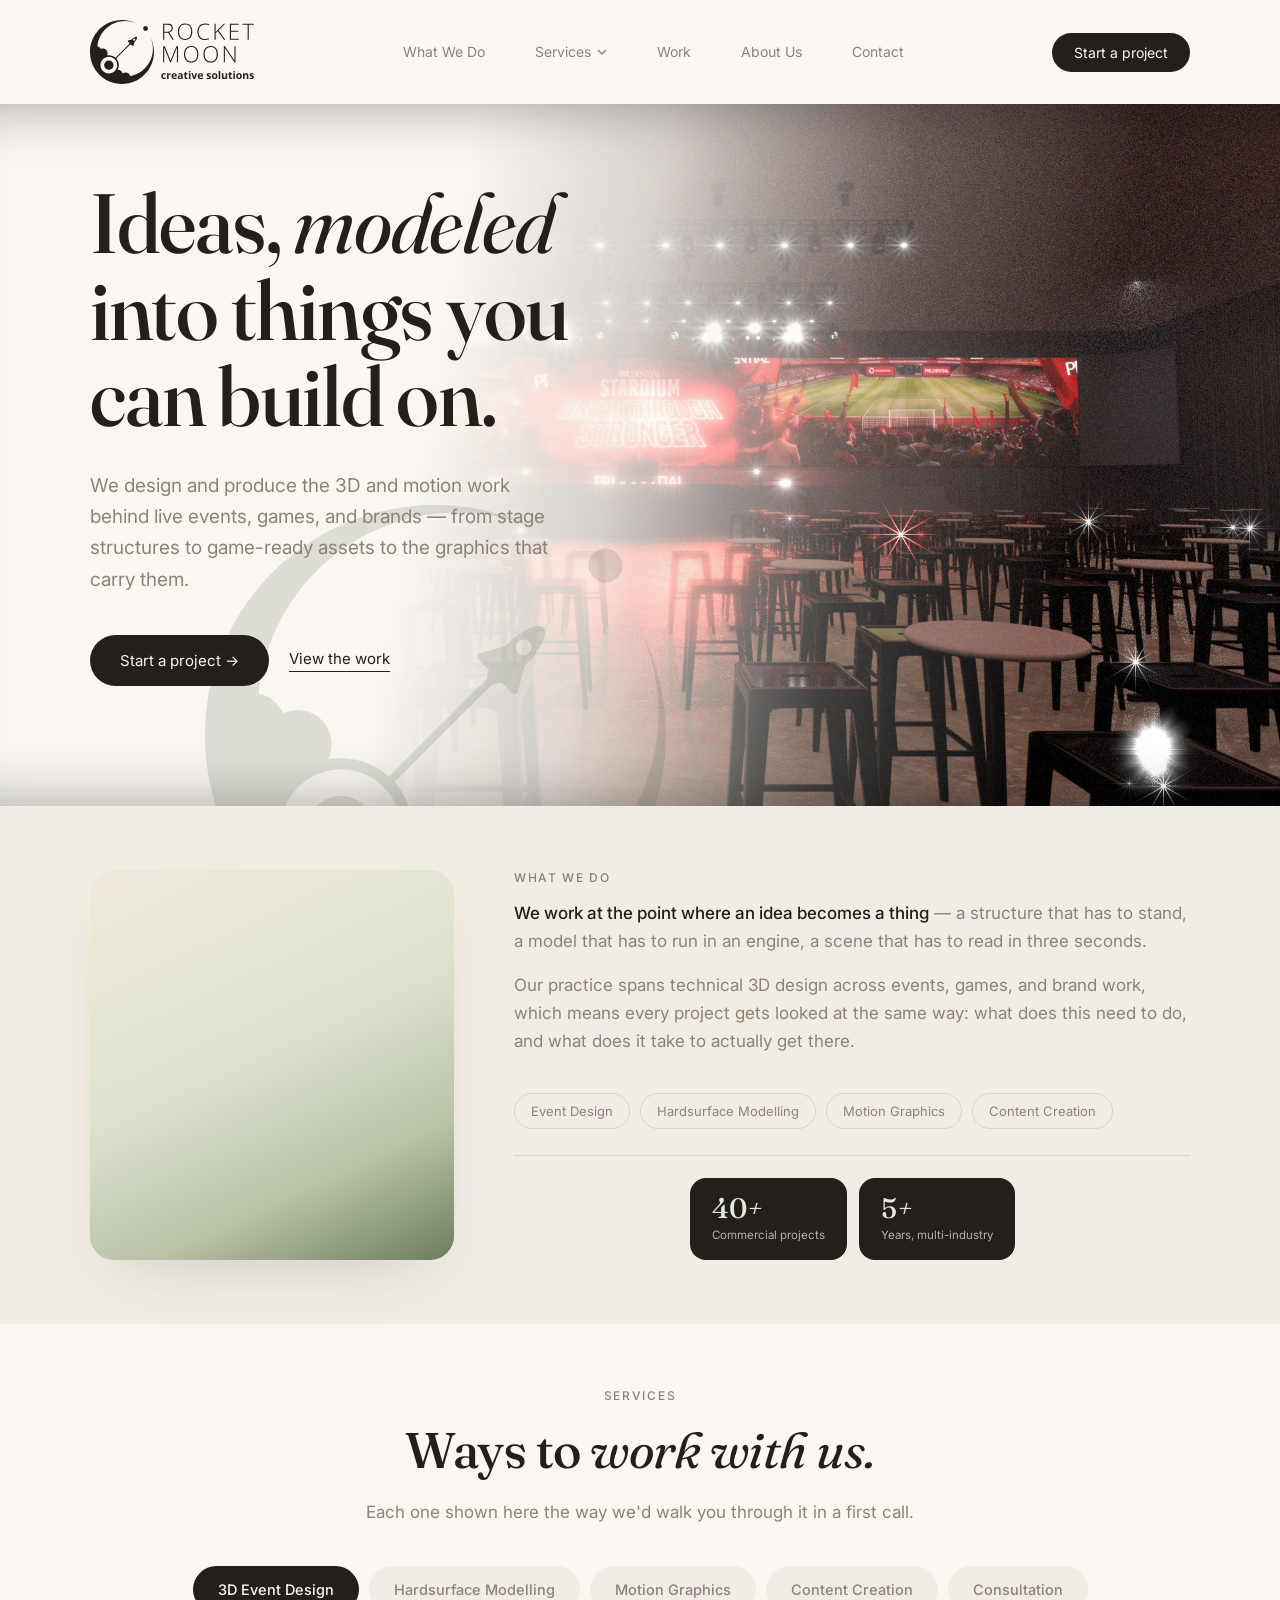
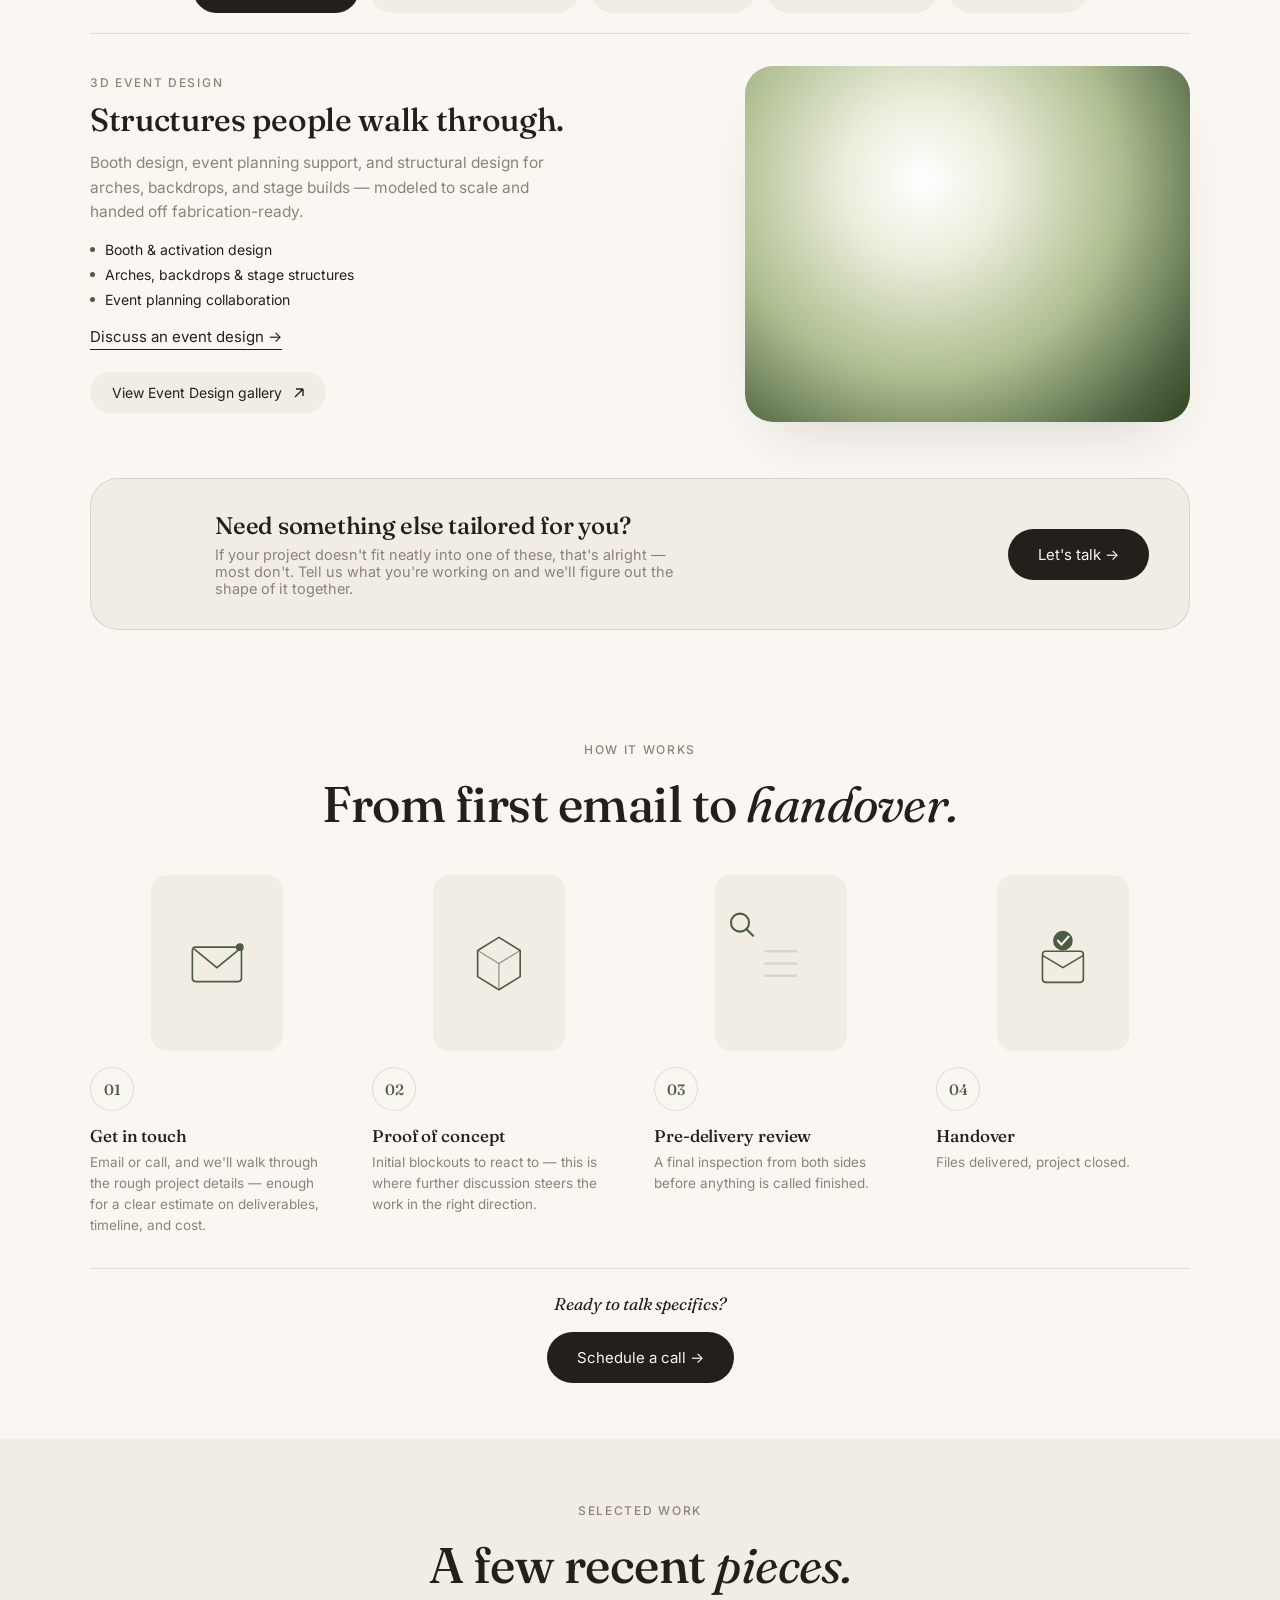
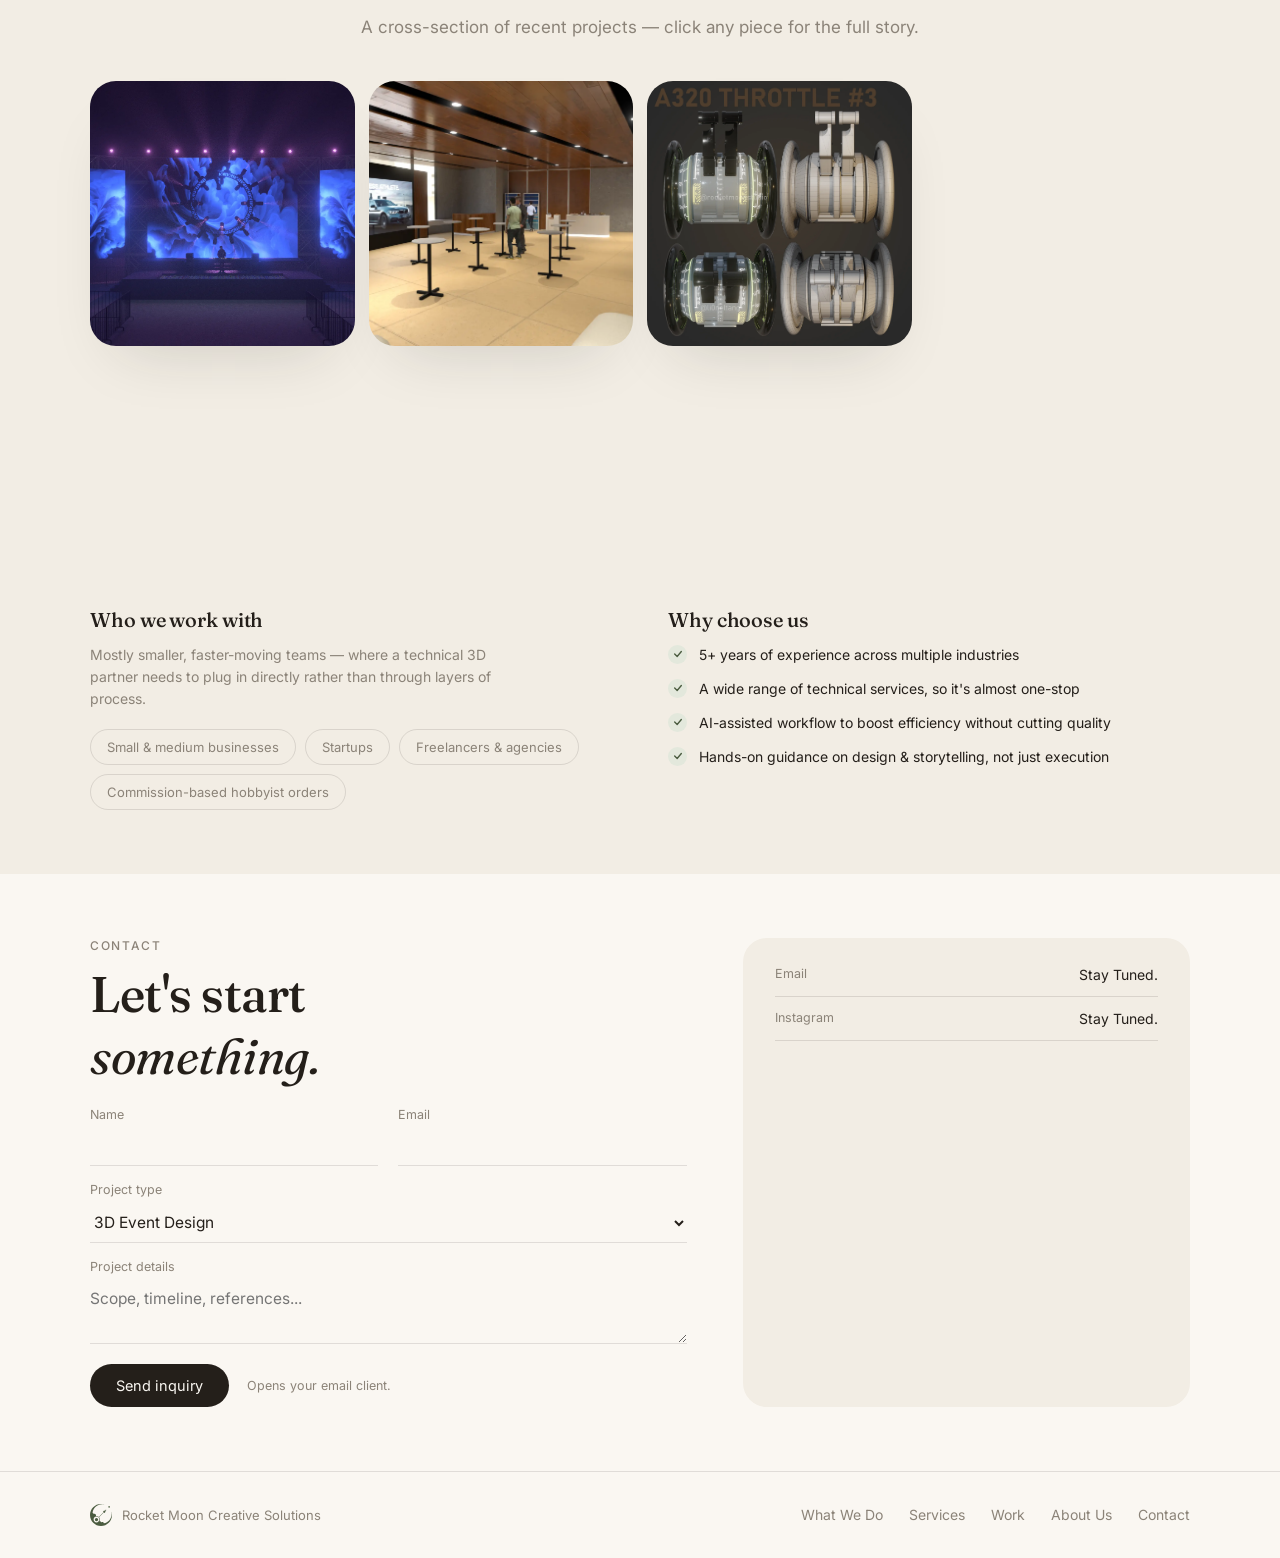
<file: index.html>
<!DOCTYPE html>
<html lang="en">
<head>
<meta charset="UTF-8">
<meta name="viewport" content="width=device-width, initial-scale=1.0">
<title>Rocket Moon — Creative Solutions</title>
<meta name="description" content="Rocket Moon is a technical 3D and motion studio. We design event structures, game-ready hardsurface assets, motion graphics, and brand content. Based in Malaysia, working with teams everywhere.">
<link rel="icon" type="image/svg+xml" href="images/icon/rocketmoon-icon.svg">
<link rel="preconnect" href="https://fonts.googleapis.com">
<link href="https://fonts.googleapis.com/css2?family=Fraunces:ital,opsz,wght@0,9..144,300;0,9..144,500;0,9..144,600;1,9..144,400;1,9..144,500&family=Inter:wght@400;500;600&display=swap" rel="stylesheet">
<link rel="stylesheet" href="css/gallery-lightbox.css">
<style>
  :root{
    --paper:#faf7f2;
    --paper-soft:#f2ede4;
    --ink:#241f1a;
    --ink-soft:#8b8378;
    --line:rgba(36,31,26,0.12);
    --accent:#4b5c40;
    --accent-soft:#e3e8dc;
    --header-h:104px;
    --card-shadow:0 30px 60px -30px rgba(36,31,26,0.18);
  }
  *{box-sizing:border-box;}
  html{scroll-behavior:smooth;}
  body{
    margin:0; background:var(--paper); color:var(--ink);
    font-family:'Inter', sans-serif; -webkit-font-smoothing:antialiased;
  }
  ::selection{background:var(--accent); color:var(--paper);}
  a{color:inherit;}
  .serif{font-family:'Fraunces', serif;}
  .serif-i{font-family:'Fraunces', serif; font-style:italic; font-weight:400;}
  a:focus-visible, button:focus-visible, input:focus-visible, textarea:focus-visible, select:focus-visible{
    outline:2px solid var(--accent); outline-offset:3px;
  }
  .wrap{max-width:1180px; margin:0 auto; padding:0 40px;}
  .eyebrow{
    font-size:12px; letter-spacing:0.14em; text-transform:uppercase; color:var(--ink-soft);
    font-weight:500;
  }

  .reveal{opacity:0; transform:translateY(18px); transition:opacity .8s ease, transform .8s ease;}
  .reveal.in{opacity:1; transform:translateY(0);}
  @media (prefers-reduced-motion: reduce){ .reveal{opacity:1; transform:none; transition:none;} }

  /* header */
  header{
    position:fixed; top:0; left:0; right:0; z-index:50;
    background:rgba(250,247,242,0.82); backdrop-filter:blur(8px);
  }
  .nav-row{ display:flex; align-items:center; justify-content:space-between; height:var(--header-h); }
  .brand{ font-family:'Fraunces', serif; font-size:20px; font-weight:500; letter-spacing:0.01em; display:inline-flex; align-items:center;}
  .brand-logo{ height:64px; width:auto; display:block; }
  .footer-brand{ display:flex; align-items:center; gap:10px; }
  .footer-icon{ height:22px; width:auto; display:block; }
  .footer-tagline{ font-size:13px; color:var(--ink-soft); }
  nav ul{list-style:none; display:flex; align-items:center; gap:10px; margin:0; padding:0;}
  nav li{ display:flex; align-items:center; }
  nav a{
    text-decoration:none; font-size:14px; color:var(--ink-soft); transition:color .2s, background .25s ease;
    display:inline-flex; align-items:center; gap:6px; line-height:1;
    position:relative; z-index:1; padding:13px 20px; border-radius:12px;
  }
  nav a:hover{color:var(--ink);}
  nav a::before{
    content:""; position:absolute; inset:0; border-radius:12px; background:var(--paper-soft);
    opacity:0; transform:scale(0.9); transition:opacity .25s ease, transform .25s ease; z-index:-1;
  }
  nav a:hover::before, nav a:focus-visible::before{ opacity:1; transform:scale(1); }
  .nav-cta{
    font-size:14px; background:var(--ink); color:var(--paper); text-decoration:none;
    padding:11px 22px; border-radius:100px; transition:background .2s;
  }
  .nav-cta:hover{background:var(--accent);}

  /* mega menu */
  nav li{position:relative;}
  .has-mega{cursor:pointer;}
  .has-mega svg{width:10px; height:10px; transition:transform .2s;}
  nav li:hover .has-mega svg, nav li:focus-within .has-mega svg{transform:rotate(180deg);}
  .mega-menu{
    position:fixed; left:0; right:0; top:var(--header-h);
    background:var(--paper); border-top:1px solid var(--line); border-bottom:1px solid var(--line);
    box-shadow:0 40px 60px -40px rgba(36,31,26,0.15);
    opacity:0; visibility:hidden; transform:translateY(-8px);
    transition:opacity .25s ease, transform .25s ease, visibility .25s;
    z-index:40;
  }
  nav li:hover .mega-menu, nav li:focus-within .mega-menu{
    opacity:1; visibility:visible; transform:translateY(0);
  }
  .mega-inner{
    max-width:1180px; margin:0 auto; padding:48px 40px;
    display:grid; grid-template-columns:repeat(4, 1fr); gap:36px;
  }
  .mega-item{ text-decoration:none; display:block; padding-right:20px;}
  .mega-item .mega-eyebrow{ font-size:11px; letter-spacing:0.1em; color:var(--ink-soft); text-transform:uppercase; margin-bottom:10px;}
  .mega-item h4{
    font-family:'Fraunces', serif; font-weight:500; font-size:21px; margin:0 0 10px; color:var(--ink);
    transition:color .2s;
  }
  .mega-item:hover h4{color:var(--accent);}
  .mega-item p{ font-size:13.5px; line-height:1.55; color:var(--ink-soft); margin:0 0 14px;}
  .mega-item .mega-arrow{ font-size:13px; color:var(--ink); border-bottom:1px solid var(--line);}
  .mega-item:hover .mega-arrow{border-color:var(--ink);}
  @media (max-width:900px){ .mega-menu{display:none;} }

  /* gallery cta button on each service */
  .gallery-btn{
    display:inline-flex; align-items:center; gap:10px; text-decoration:none;
    font-size:14px; color:var(--ink); background:var(--paper-soft); border-radius:100px;
    padding:12px 20px 12px 22px; margin-top:6px; transition:background .2s, transform .2s;
  }
  .gallery-btn:hover{ background:var(--accent-soft); transform:translateX(2px); }
  .gallery-btn svg{width:14px; height:14px;}

  /* bespoke CTA strip */
  .bespoke-strip{
    margin-top:48px;
    border:1px solid var(--line); border-radius:28px; background:var(--paper-soft);
    padding:32px 40px; display:flex; align-items:center; justify-content:space-between; gap:32px; flex-wrap:wrap;
  }
  .bespoke-mark{ flex:none; width:52px; height:52px; }
  .jewel-line{
    stroke-dasharray:1; stroke-dashoffset:1;
    animation:jewelDraw 3.6s ease-in-out infinite;
  }
  .jewel-2{ animation-delay:0.25s; }
  .jewel-3{ animation-delay:0.5s; }
  @keyframes jewelDraw{
    0%{ stroke-dashoffset:1; }
    40%{ stroke-dashoffset:0; }
    75%{ stroke-dashoffset:0; }
    100%{ stroke-dashoffset:-1; }
  }
  @media (prefers-reduced-motion: reduce){ .jewel-line{ animation:none; stroke-dashoffset:0; } }
  .bespoke-copy{ flex:1; min-width:260px; }
  .bespoke-copy h3{
    font-family:'Fraunces', serif; font-weight:500; font-size:clamp(19px,2.2vw,24px);
    margin:0 0 6px; letter-spacing:-0.01em;
  }
  .bespoke-copy p{ font-size:14.5px; color:var(--ink-soft); margin:0; max-width:480px;}
  @media (max-width:700px){ .bespoke-strip{padding:28px 24px; flex-direction:column; text-align:center;} .bespoke-copy p{margin:0 auto;} }

  /* hero */
  .hero{ position:relative; padding:180px 0 120px; overflow:hidden; background:var(--paper); }
  .hero::before{
    content:""; position:absolute; z-index:0; box-sizing:border-box;
    top:var(--header-h); left:0; right:0; bottom:0;
    padding-left:35%;
    background-image:
      linear-gradient(100deg, var(--paper) 0%, var(--paper) 34%, rgba(250,247,242,0.82) 48%, rgba(250,247,242,0.25) 66%, rgba(250,247,242,0) 82%),
      url('images/home-page/rocketmoon-hero-render.jpg');
    background-repeat:no-repeat, no-repeat;
    background-origin:border-box, padding-box;
    background-position:0 0, center center;
    background-size:auto, cover;
    box-shadow:
      inset 0 60px 60px -60px rgba(0,0,0,0.35),
      inset 0 -60px 60px -60px rgba(0,0,0,0.35);
  }
  .hero-inner{ max-width:760px; position:relative; z-index:2; }
  @media (max-width:900px){
    .hero{ padding:calc(var(--header-h) + 400px) 0 60px; }
    .hero::before{
      padding-left:0;
      background-image:
        linear-gradient(180deg, rgba(250,247,242,0) 0px, rgba(250,247,242,0.05) 200px, rgba(250,247,242,0.55) 280px, rgba(250,247,242,0.94) 340px, var(--paper) 380px),
        url('images/home-page/rocketmoon-hero-render.jpg');
      background-origin:border-box, border-box;
      background-position:0 0, center center;
      background-size:auto, cover;
    }
  }
  .hero .eyebrow{margin-bottom:26px; display:flex; align-items:center; gap:10px;}
  .hero .eyebrow::before{content:"";width:7px;height:7px;border-radius:50%;background:var(--accent);}
  h1.headline{
    font-family:'Fraunces', serif; font-weight:500; font-size:clamp(42px,7vw,84px);
    line-height:1.03; letter-spacing:-0.015em; margin:0 0 30px;
  }
  .hero p.sub{
    font-size:19px; line-height:1.65; color:var(--ink-soft); max-width:480px; margin:0 0 40px;
  }
  .hero-actions{display:flex; gap:20px; align-items:center; flex-wrap:wrap;}
  .btn-primary{
    background:var(--ink); color:var(--paper); text-decoration:none; border-radius:100px;
    font-size:15px; padding:16px 30px; display:inline-flex; align-items:center; gap:10px; transition:background .2s, transform .2s;
  }
  .btn-primary:hover{background:var(--accent); transform:translateY(-1px);}
  .btn-ghost{
    text-decoration:none; font-size:15px; color:var(--ink); border-bottom:1px solid var(--ink);
    padding-bottom:3px; transition:opacity .2s;
  }
  .btn-ghost:hover{opacity:0.6;}

  /* giant icon watermark behind hero copy, clipped by hero's bottom edge */
  .hero-icon-giant{
    position:absolute; z-index:1; left:16%; bottom:-160px;
    width:clamp(340px, 36vw, 560px); height:clamp(340px, 36vw, 560px);
    opacity:0.16; pointer-events:none; user-select:none;
    animation:heroIconFloat 8s ease-in-out infinite;
  }
  .hero-icon-giant img{ width:100%; height:100%; display:block; }
  @keyframes heroIconFloat{ 0%,100%{transform:translateY(0);} 50%{transform:translateY(-20px);} }
  @media (prefers-reduced-motion: reduce){ .hero-icon-giant{ animation:none; } }
  @media (max-width:900px){ .hero-icon-giant{ display:none; } }

  /* section shell */
  section{padding:64px 0;}
  .section-head{ max-width:640px; margin:0 auto 40px; text-align:center; }
  .section-head .eyebrow{ justify-content:center; display:flex; margin-bottom:16px; }
  .section-title{
    font-family:'Fraunces', serif; font-weight:500; font-size:clamp(32px,4vw,50px);
    letter-spacing:-0.01em; margin:0;
  }
  .section-title em{font-style:italic; font-weight:400;}
  .section-lede{ color:var(--ink-soft); font-size:17px; line-height:1.6; margin-top:18px;}

  /* about */
  #about{background:var(--paper-soft);}
  .about-grid{display:grid; grid-template-columns:0.7fr 1.3fr; gap:60px; align-items:stretch;}
  .about-visual{
    width:100%; height:100%; min-height:100%; border-radius:24px; position:relative; overflow:hidden;
    background:linear-gradient(155deg,#efe9dc 0%, #dfe3d2 45%, #b9c2a5 75%, #6c7e5c 100%);
    box-shadow:var(--card-shadow);
    transition:transform .35s ease;
    cursor:default;
  }
  .about-visual:hover{ transform:scale(1.035); }
  .about-text{ display:flex; flex-direction:column; }
  .about-text p{ font-size:17px; line-height:1.65; color:var(--ink-soft); margin:0 0 16px;}
  .about-text p strong{color:var(--ink); font-weight:500;}
  .about-tags{display:flex; flex-wrap:wrap; gap:10px; margin-top:22px;}
  .pill{
    font-size:13px; padding:9px 16px; border-radius:100px; border:1px solid var(--line); color:var(--ink-soft);
  }

  .stats-grid{
    margin-top:26px; padding-top:22px; border-top:1px solid var(--line);
    display:flex; justify-content:center; gap:12px; flex-wrap:wrap;
  }
  .stat{
    background:var(--ink); border-radius:16px; padding:16px 22px;
    transition:transform .25s ease; cursor:default; min-width:150px;
  }
  .stat:hover{ transform:scale(1.08); }
  .stat-num{
    font-family:'Fraunces', serif; font-weight:500; font-size:clamp(22px,2.4vw,28px);
    color:var(--accent-soft); line-height:1; margin-bottom:6px;
  }
  .stat-label{ font-size:11.5px; color:rgba(250,247,242,0.68); line-height:1.35; }

  /* services — tab bar */
  .service-tabs{
    display:flex; flex-wrap:wrap; justify-content:center; gap:10px; margin:24px 0 0; padding-bottom:20px; border-bottom:1px solid var(--line);
  }
  .tab-btn{
    font-family:'Inter', sans-serif; font-size:14.5px; font-weight:500; color:var(--ink-soft);
    background:var(--paper-soft); border:1px solid transparent; border-radius:100px;
    padding:14px 24px; cursor:pointer; transition:background .2s, color .2s, border-color .2s;
  }
  .tab-btn:hover{ color:var(--ink); }
  .tab-btn.active{ background:var(--ink); color:var(--paper); }
  @media (max-width:700px){ .service-tabs{ gap:8px; } .tab-btn{ padding:11px 18px; font-size:13.5px; } }

  /* services — product showcase blocks */
  .service-block{
    display:none;
    padding:32px 0 8px;
    grid-template-columns:1.15fr 0.85fr; column-gap:52px; row-gap:28px;
    align-items:center;
    animation:panelFade .4s ease;
  }
  .service-block.active{ display:grid; }
  @keyframes panelFade{ from{ opacity:0; transform:translateY(10px); } to{ opacity:1; transform:translateY(0); } }
  @media (prefers-reduced-motion: reduce){ .service-block{ animation:none; } }
  .service-copy{ max-width:none; margin-bottom:0; }
  .service-copy .eyebrow{margin-bottom:10px;}
  .service-copy h3{
    font-family:'Fraunces', serif; font-weight:500; font-size:clamp(22px,2.6vw,32px);
    margin:0 0 12px; letter-spacing:-0.01em;
  }
  .service-copy p{ font-size:15.5px; line-height:1.6; color:var(--ink-soft); margin:0 0 16px; max-width:480px;}
  .service-hero{
    aspect-ratio:5/4; border-radius:28px; box-shadow:var(--card-shadow);
    transition:transform .35s ease; cursor:default;
    background-size:cover; background-position:center;
  }
  .service-hero:hover{ transform:scale(1.035); }
  .gallery-btn-wrap{ margin-top:16px; }
  @media (max-width:900px){
    .service-block.active{ grid-template-columns:1fr; row-gap:24px; align-items:start; }
    .service-hero{ aspect-ratio:16/9; }
  }
  .service-list{list-style:none; margin:0 0 18px; padding:0; display:flex; flex-direction:column; gap:8px;}
  .service-list li{ font-size:14px; color:var(--ink); display:flex; align-items:center; gap:10px;}
  .service-list li::before{content:""; width:5px; height:5px; border-radius:50%; background:var(--accent); flex:none;}
  .service-link{
    font-size:15px; text-decoration:none; border-bottom:1px solid var(--ink); padding-bottom:3px; display:inline-block;
    transition:opacity .2s;
  }
  .service-link:hover{opacity:0.6;}

  /* how it works — compact horizontal process */
  .process-section{ padding:48px 0 56px; }
  .process-row{
    position:relative; display:grid; grid-template-columns:repeat(4, 1fr); gap:28px;
    margin:36px 0 32px;
  }
  .step-visual{
    width:100%; max-width:132px; aspect-ratio:3/4; margin:0 auto 16px;
    border-radius:16px; background:var(--paper-soft); overflow:hidden;
    display:flex; align-items:center; justify-content:center;
  }
  .step-visual svg{ width:62%; height:62%; overflow:visible; }
  .cube-spin{ width:62%; height:62%; }
  .cube-spin svg{ width:100%; height:100%; }
  .step-visual{ perspective:300px; }
  .cube-spin{ transform-style:preserve-3d; animation:cubeSpin 7s linear infinite; }
  @keyframes cubeSpin{ from{ transform:rotateY(0deg); } to{ transform:rotateY(360deg); } }

  .ping-ring{ transform-origin:78px 30px; animation:pingRing 2s ease-out infinite; }
  @keyframes pingRing{ 0%{ r:4; opacity:0.85; } 100%{ r:17; opacity:0; } }

  .magnifier{ animation:magnifierScan 3.6s ease-in-out infinite; }
  @keyframes magnifierScan{
    0%, 100%{ transform:translate(35px,35px); }
    25%{ transform:translate(35px,50px); }
    50%{ transform:translate(35px,65px); }
    75%{ transform:translate(60px,50px); }
  }

  .check-pop{ transform-origin:50px 22px; animation:checkPop 3.2s ease-in-out infinite; }
  @keyframes checkPop{
    0%, 18%{ transform:scale(0); opacity:0; }
    35%{ transform:scale(1.15); opacity:1; }
    46%{ transform:scale(1); }
    82%{ transform:scale(1); opacity:1; }
    100%{ transform:scale(0); opacity:0; }
  }
  @media (prefers-reduced-motion: reduce){
    .cube-spin, .ping-ring, .magnifier, .check-pop{ animation:none; }
  }

  .step-num{
    position:relative; z-index:1; width:44px; height:44px; border-radius:50%;
    background:var(--paper); border:1px solid var(--line); display:flex; align-items:center; justify-content:center;
    font-family:'Fraunces', serif; font-weight:500; font-size:15px; color:var(--accent); margin-bottom:14px;
  }
  .process-step h3{ font-family:'Fraunces', serif; font-weight:500; font-size:17px; margin:0 0 6px; letter-spacing:-0.005em; }
  .process-step p{ font-size:13.5px; line-height:1.55; color:var(--ink-soft); margin:0; max-width:230px; }
  .process-cta{
    display:flex; flex-direction:column; align-items:center; justify-content:center; gap:18px; text-align:center;
    padding-top:24px; border-top:1px solid var(--line);
  }
  .process-cta p{ font-size:17px; margin:0; }
  @media (max-width:900px){
    .process-row{ grid-template-columns:1fr 1fr; row-gap:32px; }
  }
  @media (max-width:560px){
    .process-row{ grid-template-columns:1fr; }
    .process-step{ text-align:center; }
    .step-num{ margin-left:auto; margin-right:auto; }
    .process-step p{ max-width:none; margin-left:auto; margin-right:auto; }
  }

  /* work gallery (grid + card styles live in gallery-lightbox.css) */
  #work{background:var(--paper-soft);}
  .thumb-grid.compact{ grid-template-columns:repeat(4, 1fr); gap:14px; }
  @media (max-width:900px){ .thumb-grid.compact{ grid-template-columns:repeat(3, 1fr); } }
  @media (max-width:560px){ .thumb-grid.compact{ grid-template-columns:1fr 1fr; } }

  /* fit & approach */
  .fit-grid{ display:grid; grid-template-columns:1fr 1fr; gap:56px; }
  .fit-col h3{ font-family:'Fraunces', serif; font-weight:500; font-size:20px; margin:0 0 12px; letter-spacing:-0.005em; }
  .fit-col > p{ font-size:14px; color:var(--ink-soft); line-height:1.6; margin:0 0 18px; max-width:420px; }
  .fit-tags{ display:flex; flex-wrap:wrap; gap:9px; }
  .fit-list{ list-style:none; margin:0; padding:0; display:flex; flex-direction:column; gap:13px; }
  .fit-list li{ display:flex; gap:12px; align-items:flex-start; font-size:14px; color:var(--ink); line-height:1.5; }
  .fit-list .check{
    flex:none; width:19px; height:19px; border-radius:50%; background:var(--accent-soft);
    display:flex; align-items:center; justify-content:center; margin-top:1px;
  }
  .fit-list .check svg{ width:10px; height:10px; }
  @media (max-width:900px){ .fit-grid{ grid-template-columns:1fr; gap:32px; } }

  /* contact */
  .contact-grid{display:grid; grid-template-columns:1fr 0.75fr; gap:56px;}
  .field-row{ display:grid; grid-template-columns:1fr 1fr; gap:20px; }
  .field{margin-bottom:16px;}
  .field label{ display:block; font-size:12.5px; color:var(--ink-soft); margin-bottom:6px;}
  .field input, .field textarea, .field select{
    width:100%; border:none; border-bottom:1px solid var(--line); background:transparent;
    font-family:'Inter', sans-serif; font-size:15.5px; color:var(--ink); padding:9px 0; transition:border-color .2s;
  }
  .field input:focus, .field textarea:focus, .field select:focus{border-color:var(--accent); outline:none;}
  .field textarea{resize:vertical; min-height:64px;}
  .submit-row{display:flex; align-items:center; gap:18px; margin-top:6px;}
  .submit-btn{
    background:var(--ink); color:var(--paper); border:none; font-size:14.5px; padding:13px 26px; border-radius:100px;
    cursor:pointer; font-family:'Inter', sans-serif; transition:background .2s;
  }
  .submit-btn:hover{background:var(--accent);}
  .form-note{font-size:12.5px; color:var(--ink-soft);}
  .contact-side{ background:var(--paper-soft); border-radius:24px; padding:28px 32px; }
  .contact-line{ display:flex; justify-content:space-between; padding:13px 0; border-bottom:1px solid var(--line); font-size:14px;}
  .contact-line:first-child{padding-top:0;}
  .contact-line .k{color:var(--ink-soft); font-size:12.5px;}
  .contact-line a{text-decoration:none; border-bottom:1px solid var(--line);}
  .contact-line a:hover{border-color:var(--ink);}
  .avail{margin-top:18px; display:flex; align-items:center; gap:10px; font-size:13.5px;}
  .avail::before{content:""; width:8px; height:8px; border-radius:50%; background:var(--accent); flex:none;}
  @media (max-width:560px){ .field-row{ grid-template-columns:1fr; gap:0; } }

  footer{padding:32px 0; border-top:1px solid var(--line);}
  .footer-row{display:flex; justify-content:space-between; align-items:center; font-size:14px; color:var(--ink-soft); flex-wrap:wrap; gap:16px;}
  .footer-row a{text-decoration:none;}
  .footer-row a:hover{color:var(--ink);}
  .footer-links{display:flex; gap:26px;}

  @media (max-width:900px){
    nav ul{display:none;}
    .about-grid, .contact-grid{grid-template-columns:1fr; gap:44px;}
    .about-visual{ aspect-ratio:16/10; height:auto; }
    .contact-side{padding:32px;}
  }

  /* mobile nav */
  .mobile-nav-toggle{
    display:none; flex-direction:column; justify-content:center; align-items:flex-end; gap:5px;
    width:38px; height:38px; background:none; border:none; cursor:pointer; padding:0; z-index:60;
  }
  .mobile-nav-toggle span{ display:block; height:2px; background:var(--ink); transition:transform .25s ease, opacity .25s ease, width .25s ease; }
  .mobile-nav-toggle span:nth-child(1){width:26px;}
  .mobile-nav-toggle span:nth-child(2){width:20px;}
  .mobile-nav-toggle span:nth-child(3){width:26px;}
  .mobile-nav-toggle.open span{width:26px;}
  .mobile-nav-toggle.open span:nth-child(1){transform:translateY(7px) rotate(45deg);}
  .mobile-nav-toggle.open span:nth-child(2){opacity:0;}
  .mobile-nav-toggle.open span:nth-child(3){transform:translateY(-7px) rotate(-45deg);}
  .mobile-nav{
    position:fixed; top:var(--header-h); left:0; right:0; bottom:0; z-index:45;
    background:var(--paper); padding:10px 24px 40px; overflow-y:auto;
    display:flex; flex-direction:column;
    opacity:0; visibility:hidden; transform:translateY(-8px);
    transition:opacity .25s ease, transform .25s ease, visibility .25s;
  }
  .mobile-nav.open{ opacity:1; visibility:visible; transform:translateY(0); }
  .mobile-nav a{ text-decoration:none; color:var(--ink); font-size:17px; padding:16px 4px; border-bottom:1px solid var(--line); }
  .mobile-nav-subtoggle{
    all:unset; box-sizing:border-box; cursor:pointer; display:flex; justify-content:space-between; align-items:center;
    width:100%; font-size:17px; color:var(--ink); padding:16px 4px; border-bottom:1px solid var(--line);
  }
  .mobile-nav-subtoggle svg{ width:11px; height:11px; transition:transform .2s; flex:none; }
  .mobile-nav-subtoggle.open svg{ transform:rotate(180deg); }
  .mobile-nav-sub{ display:none; flex-direction:column; padding-left:14px; }
  .mobile-nav-sub.open{ display:flex; }
  .mobile-nav-sub a{ font-size:15px; color:var(--ink-soft); border-bottom:none; padding:12px 4px; }
  .mobile-nav .nav-cta{ margin-top:20px; text-align:center; justify-content:center; }
  body.nav-open{ overflow:hidden; }
  @media (max-width:900px){
    .mobile-nav-toggle{ display:flex; }
    .nav-cta{ display:none; }
  }
  @media (min-width:901px){
    .mobile-nav{ display:none !important; }
  }
  @media (max-width:600px){
    :root{ --header-h:84px; }
    .brand-logo{ height:44px; }
    .wrap{ padding:0 22px; }
  }

  .footer-top-btn{
    display:none; align-items:center; justify-content:center; width:38px; height:38px; border-radius:50%;
    border:1px solid var(--line); color:var(--ink); text-decoration:none; transition:background .2s, transform .2s;
    flex:none;
  }
  .footer-top-btn:hover{ background:var(--paper-soft); transform:translateY(-2px); }
  .footer-top-btn svg{ width:14px; height:14px; }
  @media (max-width:900px){
    .footer-links{ display:none; }
    .footer-top-btn{ display:flex; }
  }
</style>
</head>
<body>

<header>
  <div class="wrap nav-row">
    <a href="#" class="brand"><img src="images/logo/rocketmoon-logo.svg" alt="Rocket Moon" class="brand-logo"></a>
    <nav>
      <ul>
        <li><a href="#about">What We Do</a></li>
        <li>
          <a href="#services" class="has-mega">Services
            <svg viewBox="0 0 10 6" fill="none"><path d="M1 1L5 5L9 1" stroke="currentColor" stroke-width="1.4"/></svg>
          </a>
          <div class="mega-menu">
            <div class="mega-inner">
              <a href="gallery-event-design.html" class="mega-item">
                <div class="mega-eyebrow">Gallery</div>
                <h4>3D Event Design</h4>
                <p>Booths, arches, backdrops & stage structures.</p>
                <span class="mega-arrow">View gallery →</span>
              </a>
              <a href="gallery-hardsurface.html" class="mega-item">
                <div class="mega-eyebrow">Gallery</div>
                <h4>3D Hardsurface Modelling</h4>
                <p>Game-ready weapons, vehicles & environment kits.</p>
                <span class="mega-arrow">View gallery →</span>
              </a>
              <a href="gallery-motion-graphics.html" class="mega-item">
                <div class="mega-eyebrow">Gallery</div>
                <h4>Motion Graphics</h4>
                <p>Animated infographics, teasers & vector animation.</p>
                <span class="mega-arrow">View gallery →</span>
              </a>
              <a href="gallery-content-creation.html" class="mega-item">
                <div class="mega-eyebrow">Gallery</div>
                <h4>Content Creation</h4>
                <p>Brand, key art & social content.</p>
                <span class="mega-arrow">View gallery →</span>
              </a>
            </div>
          </div>
        </li>
        <li><a href="#work">Work</a></li>
        <li><a href="about.html">About Us</a></li>
        <li><a href="#contact">Contact</a></li>
      </ul>
    </nav>
    <a href="#contact" class="nav-cta">Start a project</a>
    <button class="mobile-nav-toggle" id="mobileNavToggle" aria-label="Menu" aria-expanded="false">
      <span></span><span></span><span></span>
    </button>
  </div>
</header>

<div class="mobile-nav" id="mobileNav">
  <a href="#about">What We Do</a>
  <button class="mobile-nav-subtoggle" aria-expanded="false">Services
    <svg viewBox="0 0 10 6" fill="none"><path d="M1 1L5 5L9 1" stroke="currentColor" stroke-width="1.4"/></svg>
  </button>
  <div class="mobile-nav-sub">
    <a href="gallery-event-design.html">3D Event Design</a>
    <a href="gallery-hardsurface.html">3D Hardsurface Modelling</a>
    <a href="gallery-motion-graphics.html">Motion Graphics</a>
    <a href="gallery-content-creation.html">Content Creation</a>
  </div>
  <a href="#work">Work</a>
  <a href="about.html">About Us</a>
  <a href="#contact">Contact</a>
  <a href="#contact" class="nav-cta">Start a project</a>
</div>

<section class="hero">
  <div class="hero-icon-giant" aria-hidden="true">
    <img src="images/icon/rocketmoon-icon.svg" alt="">
  </div>
  <div class="wrap">
    <div class="hero-inner">
      <h1 class="headline">Ideas, <span class="serif-i">modeled</span><br>into things you<br>can build on.</h1>
      <p class="sub">We design and produce the 3D and motion work behind live events, games, and brands — from stage structures to game-ready assets to the graphics that carry them.</p>
      <div class="hero-actions">
        <a href="#contact" class="btn-primary">Start a project →</a>
        <a href="#work" class="btn-ghost">View the work</a>
      </div>
    </div>
  </div>
</section>

<section id="about">
  <div class="wrap about-grid reveal">
    <div class="about-visual"></div>
    <div class="about-text">
      <div class="eyebrow" style="margin-bottom:14px;">What We Do</div>
      <p><strong>We work at the point where an idea becomes a thing</strong> — a structure that has to stand, a model that has to run in an engine, a scene that has to read in three seconds.</p>
      <p>Our practice spans technical 3D design across events, games, and brand work, which means every project gets looked at the same way: what does this need to do, and what does it take to actually get there.</p>
      <div class="about-tags">
        <span class="pill">Event Design</span>
        <span class="pill">Hardsurface Modelling</span>
        <span class="pill">Motion Graphics</span>
        <span class="pill">Content Creation</span>
      </div>
      <div class="stats-grid">
        <div class="stat">
          <div class="stat-num">40<span class="serif-i">+</span></div>
          <div class="stat-label">Commercial projects</div>
        </div>
        <div class="stat">
          <div class="stat-num">5<span class="serif-i">+</span></div>
          <div class="stat-label">Years, multi-industry</div>
        </div>
      </div>
    </div>
  </div>
</section>

<section id="services">
  <div class="wrap">
    <div class="section-head reveal">
      <div class="eyebrow">Services</div>
      <h2 class="section-title">Ways to <em>work with us.</em></h2>
      <p class="section-lede">Each one shown here the way we'd walk you through it in a first call.</p>
    </div>

    <div class="service-tabs reveal" role="tablist">
      <button class="tab-btn active" data-tab="event-design" role="tab" aria-selected="true">3D Event Design</button>
      <button class="tab-btn" data-tab="hardsurface" role="tab" aria-selected="false">Hardsurface Modelling</button>
      <button class="tab-btn" data-tab="motion" role="tab" aria-selected="false">Motion Graphics</button>
      <button class="tab-btn" data-tab="content" role="tab" aria-selected="false">Content Creation</button>
      <button class="tab-btn" data-tab="consultation" role="tab" aria-selected="false">Consultation</button>
    </div>

    <div class="service-block active reveal" data-panel="event-design">
      <div class="service-copy">
        <div class="eyebrow">3D Event Design</div>
        <h3>Structures people walk through.</h3>
        <p>Booth design, event planning support, and structural design for arches, backdrops, and stage builds — modeled to scale and handed off fabrication-ready.</p>
        <ul class="service-list">
          <li>Booth & activation design</li>
          <li>Arches, backdrops & stage structures</li>
          <li>Event planning collaboration</li>
        </ul>
        <a href="#contact" class="service-link">Discuss an event design →</a>
        <div class="gallery-btn-wrap">
          <a href="gallery-event-design.html" class="gallery-btn">View Event Design gallery
            <svg viewBox="0 0 14 14" fill="none"><path d="M3 11L11 3M11 3H4M11 3V10" stroke="currentColor" stroke-width="1.4"/></svg>
          </a>
        </div>
      </div>
      <div class="service-hero frame-sequence" data-frames='[]' data-fps="12" style="background:radial-gradient(circle at 40% 32%, #fff 0%, #eaeedb 22%, #aebd8f 55%, #506544 85%, #33421f 100%);"></div>
    </div>

    <div class="service-block" data-panel="hardsurface">
      <div class="service-copy">
        <div class="eyebrow">3D Hardsurface Modelling</div>
        <h3>Assets built for the engine.</h3>
        <p>Game-ready hardsurface modelling — weapons, vehicles, props, and environment kits — built to spec for poly budget, topology, and a clean handoff.</p>
        <ul class="service-list">
          <li>Game-ready weapons & props</li>
          <li>Vehicles & environment kits</li>
          <li>Retopology & optimization</li>
        </ul>
        <a href="#contact" class="service-link">Discuss a model →</a>
        <div class="gallery-btn-wrap">
          <a href="gallery-hardsurface.html" class="gallery-btn">View Hardsurface gallery
            <svg viewBox="0 0 14 14" fill="none"><path d="M3 11L11 3M11 3H4M11 3V10" stroke="currentColor" stroke-width="1.4"/></svg>
          </a>
        </div>
      </div>
      <div class="service-hero frame-sequence" data-frames='[]' data-fps="12" style="background:radial-gradient(circle at 55% 32%, #fff 0%, #ede6d5 22%, #c1b28c 55%, #6b5b3c 85%, #40331d 100%);"></div>
    </div>

    <div class="service-block" data-panel="motion">
      <div class="service-copy">
        <div class="eyebrow">Motion Graphics</div>
        <h3>Motion that explains, teases, and sells.</h3>
        <p>Animated infographics, edutainment content, and advertisement-style motion — think a debut reel for an upcoming event, a teaser, or a vector animation built to explain something fast.</p>
        <ul class="service-list">
          <li>Animated infographics</li>
          <li>Event teasers & debut reels</li>
          <li>Vector-based animation</li>
        </ul>
        <a href="#contact" class="service-link">Discuss a motion piece →</a>
        <div class="gallery-btn-wrap">
          <a href="gallery-motion-graphics.html" class="gallery-btn">View Motion Graphics gallery
            <svg viewBox="0 0 14 14" fill="none"><path d="M3 11L11 3M11 3H4M11 3V10" stroke="currentColor" stroke-width="1.4"/></svg>
          </a>
        </div>
      </div>
      <div class="service-hero frame-sequence" data-frames='[]' data-fps="12" style="background:radial-gradient(circle at 45% 30%, #fff 0%, #e6ecdb 22%, #a3b98a 55%, #4a6339 85%, #2c3d1f 100%);"></div>
    </div>

    <div class="service-block" data-panel="content">
      <div class="service-copy">
        <div class="eyebrow">Content Creation</div>
        <h3>Brand and social, handled.</h3>
        <p>Graphic design and content for brand and social — key art, campaign assets, and the everyday content that keeps a brand looking considered.</p>
        <ul class="service-list">
          <li>Brand & key art</li>
          <li>Social content</li>
          <li>Campaign assets</li>
        </ul>
        <a href="#contact" class="service-link">Discuss content →</a>
        <div class="gallery-btn-wrap">
          <a href="gallery-content-creation.html" class="gallery-btn">View Content Creation gallery
            <svg viewBox="0 0 14 14" fill="none"><path d="M3 11L11 3M11 3H4M11 3V10" stroke="currentColor" stroke-width="1.4"/></svg>
          </a>
        </div>
      </div>
      <div class="service-hero frame-sequence" data-frames='[]' data-fps="12" style="background:radial-gradient(circle at 50% 30%, #fff 0%, #ece6d5 22%, #bfae86 55%, #6d5c3d 85%, #40331e 100%);"></div>
    </div>

    <div class="service-block" data-panel="consultation">
      <div class="service-copy">
        <div class="eyebrow">Consultation</div>
        <h3>A second set of eyes, before it's built.</h3>
        <p>Advisory support on technical 3D pipelines and feasibility — reviewing a build before it's fabricated, or a model before it hits the engine.</p>
        <ul class="service-list">
          <li>Pipeline & feasibility review</li>
          <li>Pre-production consulting</li>
        </ul>
        <a href="#contact" class="service-link">Book a consult →</a>
      </div>
      <div class="service-hero frame-sequence" data-frames='[]' data-fps="12" style="background:radial-gradient(circle at 48% 32%, #fff 0%, #e9ede0 22%, #a9b98d 55%, #566b42 85%, #303f24 100%);"></div>
    </div>

    <div class="bespoke-strip reveal">
      <svg class="bespoke-mark" viewBox="0 0 64 64" fill="none">
        <circle cx="32" cy="32" r="30" stroke="var(--accent)" stroke-width="1.4" pathLength="1" class="jewel-line jewel-1"/>
        <path d="M32 14 L46 24 L46 40 L32 50 L18 40 L18 24 Z" stroke="var(--accent)" stroke-width="1.4" pathLength="1" class="jewel-line jewel-2"/>
        <path d="M32 14 V50 M18 24 L46 40 M46 24 L18 40" stroke="var(--accent)" stroke-width="1" opacity="0.5" pathLength="1" class="jewel-line jewel-3"/>
      </svg>
      <div class="bespoke-copy">
        <h3>Need something else tailored for you?</h3>
        <p>If your project doesn't fit neatly into one of these, that's alright — most don't. Tell us what you're working on and we'll figure out the shape of it together.</p>
      </div>
      <a href="#contact" class="btn-primary">Let's talk →</a>
    </div>
  </div>
</section>

<section id="process" class="process-section">
  <div class="wrap">
    <div class="section-head reveal">
      <div class="eyebrow">How It Works</div>
      <h2 class="section-title">From first email to <em>handover.</em></h2>
    </div>

    <div class="process-row reveal">
      <div class="process-step">
        <div class="step-visual">
          <svg viewBox="0 0 100 100" fill="none">
            <rect x="20" y="30" width="60" height="42" rx="4" stroke="var(--accent)" stroke-width="2"/>
            <path d="M22 32 L50 55 L78 32" stroke="var(--accent)" stroke-width="2"/>
            <circle class="ping-dot" cx="78" cy="30" r="4" fill="var(--accent)"/>
            <circle class="ping-ring" cx="78" cy="30" r="4" stroke="var(--accent)" stroke-width="1.5"/>
          </svg>
        </div>
        <div class="step-num">01</div>
        <h3>Get in touch</h3>
        <p>Email or call, and we'll walk through the rough project details — enough for a clear estimate on deliverables, timeline, and cost.</p>
      </div>
      <div class="process-step">
        <div class="step-visual">
          <div class="cube-spin">
            <svg viewBox="0 0 100 100" fill="none">
              <polygon points="50,18 76,34 76,66 50,82 24,66 24,34" stroke="var(--accent)" stroke-width="2"/>
              <polyline points="24,34 50,50 76,34" stroke="var(--accent)" stroke-width="1.5" opacity="0.6"/>
              <line x1="50" y1="50" x2="50" y2="82" stroke="var(--accent)" stroke-width="1.5" opacity="0.6"/>
            </svg>
          </div>
        </div>
        <div class="step-num">02</div>
        <h3>Proof of concept</h3>
        <p>Initial blockouts to react to — this is where further discussion steers the work in the right direction.</p>
      </div>
      <div class="process-step">
        <div class="step-visual">
          <svg viewBox="0 0 100 100" fill="none">
            <line x1="30" y1="35" x2="70" y2="35" stroke="var(--line)" stroke-width="3"/>
            <line x1="30" y1="50" x2="70" y2="50" stroke="var(--line)" stroke-width="3"/>
            <line x1="30" y1="65" x2="70" y2="65" stroke="var(--line)" stroke-width="3"/>
            <g class="magnifier">
              <circle cx="0" cy="0" r="11" stroke="var(--accent)" stroke-width="2.5"/>
              <line x1="8" y1="8" x2="16" y2="16" stroke="var(--accent)" stroke-width="2.5" stroke-linecap="round"/>
            </g>
          </svg>
        </div>
        <div class="step-num">03</div>
        <h3>Pre-delivery review</h3>
        <p>A final inspection from both sides before anything is called finished.</p>
      </div>
      <div class="process-step">
        <div class="step-visual">
          <svg viewBox="0 0 100 100" fill="none">
            <rect x="25" y="35" width="50" height="38" rx="4" stroke="var(--accent)" stroke-width="2"/>
            <path d="M25 40 L50 55 L75 40" stroke="var(--accent)" stroke-width="2"/>
            <g class="check-pop">
              <circle cx="50" cy="22" r="12" fill="var(--accent)"/>
              <path d="M44 22 L48 27 L57 17" stroke="var(--paper)" stroke-width="2.5" stroke-linecap="round" stroke-linejoin="round"/>
            </g>
          </svg>
        </div>
        <div class="step-num">04</div>
        <h3>Handover</h3>
        <p>Files delivered, project closed.</p>
      </div>
    </div>

    <div class="process-cta reveal">
      <p class="serif-i">Ready to talk specifics?</p>
      <a href="#contact" class="btn-primary">Schedule a call →</a>
    </div>
  </div>
</section>

<section id="work">
  <div class="wrap">
    <div class="section-head reveal">
      <div class="eyebrow">Selected Work</div>
      <h2 class="section-title">A few recent <em>pieces.</em></h2>
      <p class="section-lede">A cross-section of recent projects — click any piece for the full story.</p>
    </div>
    <div class="thumb-grid compact reveal" id="workGrid"></div>
  </div>
</section>

<section id="fit" style="background:var(--paper-soft);">
  <div class="wrap">
    <div class="section-head reveal">
      <div class="eyebrow">Fit & Approach</div>
      <h2 class="section-title">Built for teams <em>like yours.</em></h2>
    </div>

    <div class="fit-grid reveal">
      <div class="fit-col">
        <h3>Who we work with</h3>
        <p>Mostly smaller, faster-moving teams — where a technical 3D partner needs to plug in directly rather than through layers of process.</p>
        <div class="fit-tags">
          <span class="pill">Small & medium businesses</span>
          <span class="pill">Startups</span>
          <span class="pill">Freelancers & agencies</span>
          <span class="pill">Commission-based hobbyist orders</span>
        </div>
      </div>
      <div class="fit-col">
        <h3>Why choose us</h3>
        <ul class="fit-list">
          <li>
            <span class="check"><svg viewBox="0 0 12 12" fill="none"><path d="M2 6L5 9L10 3" stroke="var(--accent)" stroke-width="1.6" stroke-linecap="round" stroke-linejoin="round"/></svg></span>
            5+ years of experience across multiple industries
          </li>
          <li>
            <span class="check"><svg viewBox="0 0 12 12" fill="none"><path d="M2 6L5 9L10 3" stroke="var(--accent)" stroke-width="1.6" stroke-linecap="round" stroke-linejoin="round"/></svg></span>
            A wide range of technical services, so it's almost one-stop
          </li>
          <li>
            <span class="check"><svg viewBox="0 0 12 12" fill="none"><path d="M2 6L5 9L10 3" stroke="var(--accent)" stroke-width="1.6" stroke-linecap="round" stroke-linejoin="round"/></svg></span>
            AI-assisted workflow to boost efficiency without cutting quality
          </li>
          <li>
            <span class="check"><svg viewBox="0 0 12 12" fill="none"><path d="M2 6L5 9L10 3" stroke="var(--accent)" stroke-width="1.6" stroke-linecap="round" stroke-linejoin="round"/></svg></span>
            Hands-on guidance on design & storytelling, not just execution
          </li>
        </ul>
      </div>
    </div>
  </div>
</section>

<section id="contact">
  <div class="wrap contact-grid reveal">
    <div>
      <div class="eyebrow" style="margin-bottom:10px;">Contact</div>
      <h2 class="section-title" style="text-align:left; margin-bottom:20px;">Let's start<br><em>something.</em></h2>
      <form id="contactForm">
        <div class="field-row">
          <div class="field">
            <label for="name">Name</label>
            <input type="text" id="name" required>
          </div>
          <div class="field">
            <label for="email">Email</label>
            <input type="email" id="email" required>
          </div>
        </div>
        <div class="field">
          <label for="type">Project type</label>
          <select id="type">
            <option>3D Event Design</option>
            <option>3D Hardsurface Modelling</option>
            <option>Motion Graphics</option>
            <option>Content Creation</option>
            <option>Consultation</option>
            <option>Something else</option>
          </select>
        </div>
        <div class="field">
          <label for="message">Project details</label>
          <textarea id="message" required placeholder="Scope, timeline, references..."></textarea>
        </div>
        <div class="submit-row">
          <button type="submit" class="submit-btn">Send inquiry</button>
          <span class="form-note">Opens your email client.</span>
        </div>
      </form>
    </div>
    <div class="contact-side">
      <div class="contact-line"><span class="k">Email</span><span>Stay Tuned.</span></div>
      <div class="contact-line"><span class="k">Instagram</span><span>Stay Tuned.</span></div>
    </div>
  </div>
</section>

<footer>
  <div class="wrap footer-row">
    <div class="footer-brand">
      <img src="images/icon/rocketmoon-icon.svg" alt="" class="footer-icon">
      <span class="footer-tagline">Rocket Moon Creative Solutions</span>
    </div>
    <div class="footer-links">
      <a href="#about">What We Do</a><a href="#services">Services</a><a href="#work">Work</a><a href="about.html">About Us</a><a href="#contact">Contact</a>
    </div>
    <a href="#" class="footer-top-btn" aria-label="Back to top">
      <svg viewBox="0 0 14 14" fill="none"><path d="M7 11V3M7 3L3 7M7 3L11 7" stroke="currentColor" stroke-width="1.5" stroke-linecap="round" stroke-linejoin="round"/></svg>
    </a>
  </div>
</footer>

<script src="js/projects-data.js"></script>
<script src="js/gallery-lightbox.js"></script>
<script src="js/frame-sequence.js"></script>
<script>
  document.getElementById('contactForm').addEventListener('submit', function(e){
    e.preventDefault();
    const name = document.getElementById('name').value;
    const email = document.getElementById('email').value;
    const type = document.getElementById('type').value;
    const message = document.getElementById('message').value;
    const subject = encodeURIComponent(`Project inquiry — ${type}`);
    const body = encodeURIComponent(`Name: ${name}\nEmail: ${email}\nProject type: ${type}\n\n${message}`);
    window.location.href = `mailto:hello@yourdomain.com?subject=${subject}&body=${body}`;
  });

  renderThumbGrid(document.getElementById('workGrid'), featuredProjects(6));

  // services tabs
  document.querySelectorAll('.tab-btn').forEach(btn => {
    btn.addEventListener('click', () => {
      const target = btn.getAttribute('data-tab');
      document.querySelectorAll('.tab-btn').forEach(b => {
        b.classList.toggle('active', b === btn);
        b.setAttribute('aria-selected', b === btn ? 'true' : 'false');
      });
      document.querySelectorAll('.service-block').forEach(panel => {
        panel.classList.toggle('active', panel.getAttribute('data-panel') === target);
      });
    });
  });

  const io = new IntersectionObserver((entries) => {
    entries.forEach(e => { if(e.isIntersecting) e.target.classList.add('in'); });
  }, {threshold:0.15});
  document.querySelectorAll('.reveal').forEach(el => io.observe(el));

  // mobile nav
  (function(){
    const toggle = document.getElementById('mobileNavToggle');
    const panel = document.getElementById('mobileNav');
    if(!toggle || !panel) return;
    toggle.addEventListener('click', () => {
      const open = panel.classList.toggle('open');
      toggle.classList.toggle('open', open);
      toggle.setAttribute('aria-expanded', open ? 'true' : 'false');
      document.body.classList.toggle('nav-open', open);
    });
    panel.querySelectorAll('a').forEach(a => a.addEventListener('click', () => {
      panel.classList.remove('open'); toggle.classList.remove('open');
      toggle.setAttribute('aria-expanded', 'false'); document.body.classList.remove('nav-open');
    }));
    const subToggle = panel.querySelector('.mobile-nav-subtoggle');
    const sub = panel.querySelector('.mobile-nav-sub');
    if(subToggle && sub){
      subToggle.addEventListener('click', () => {
        const open = sub.classList.toggle('open');
        subToggle.classList.toggle('open', open);
        subToggle.setAttribute('aria-expanded', open ? 'true' : 'false');
      });
    }
  })();
</script>
</body>
</html>
</file>
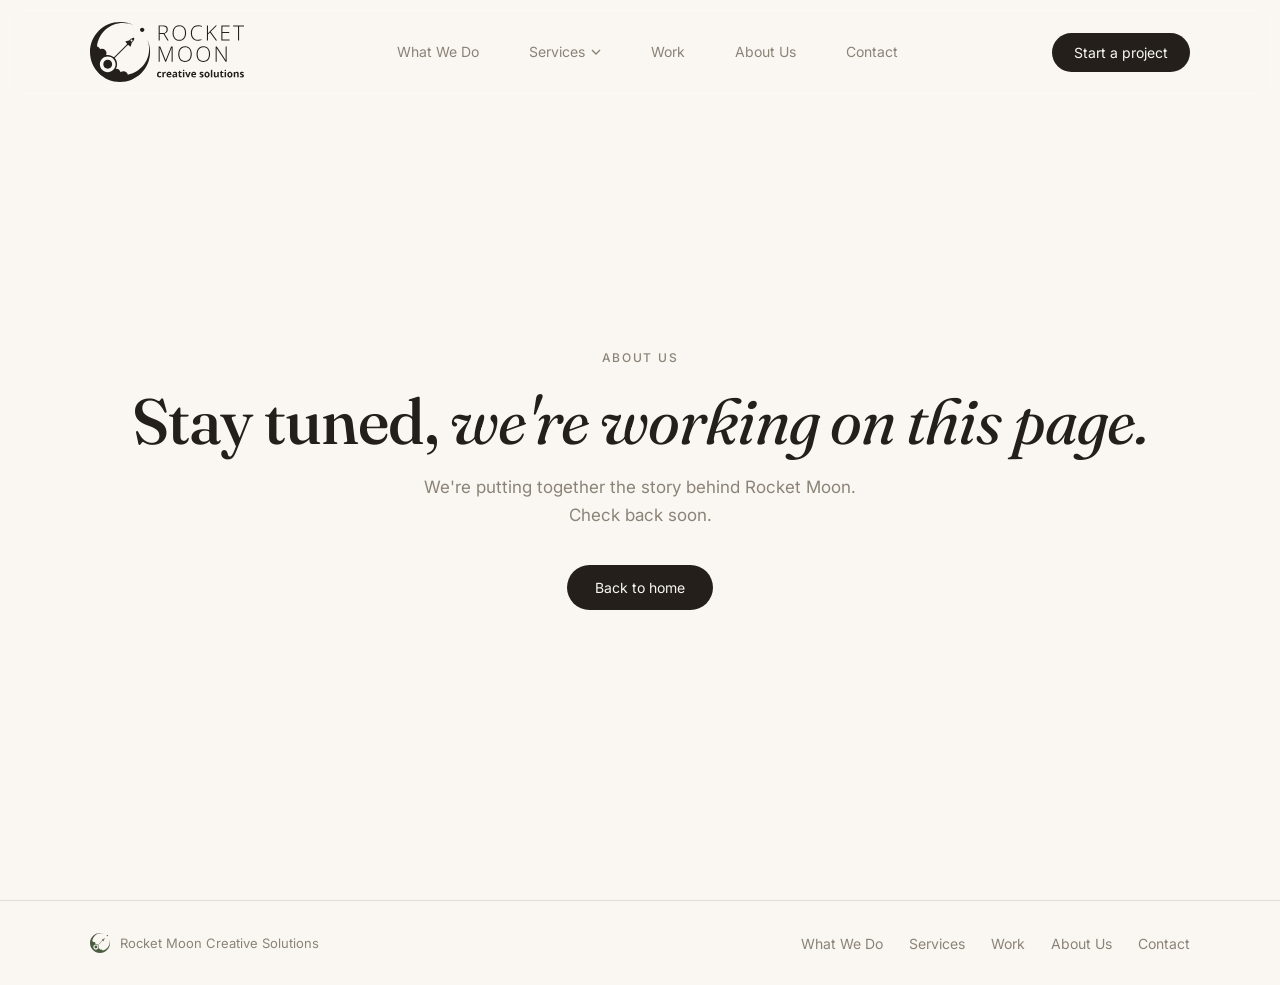
<file: about.html>
<!DOCTYPE html>
<html lang="en">
<head>
<meta charset="UTF-8">
<meta name="viewport" content="width=device-width, initial-scale=1.0">
<title>About Us — Rocket Moon</title>
<meta name="description" content="About Rocket Moon — a technical 3D and motion studio. This page is coming soon.">
<link rel="icon" type="image/svg+xml" href="images/icon/rocketmoon-icon.svg">
<link rel="preconnect" href="https://fonts.googleapis.com">
<link href="https://fonts.googleapis.com/css2?family=Fraunces:ital,opsz,wght@0,9..144,300;0,9..144,500;0,9..144,600;1,9..144,400;1,9..144,500&family=Inter:wght@400;500;600&display=swap" rel="stylesheet">
<style>
  :root{
    --paper:#faf7f2;
    --paper-soft:#f2ede4;
    --ink:#241f1a;
    --ink-soft:#8b8378;
    --line:rgba(36,31,26,0.12);
    --accent:#4b5c40;
    --accent-soft:#e3e8dc;
    --header-h:104px;
  }
  *{box-sizing:border-box;}
  html{scroll-behavior:smooth;}
  body{
    margin:0; background:var(--paper); color:var(--ink);
    font-family:'Inter', sans-serif; -webkit-font-smoothing:antialiased;
  }
  ::selection{background:var(--accent); color:var(--paper);}
  a{color:inherit;}
  .serif-i{font-family:'Fraunces', serif; font-style:italic; font-weight:400;}
  a:focus-visible, button:focus-visible{ outline:2px solid var(--accent); outline-offset:3px; }
  .wrap{max-width:1180px; margin:0 auto; padding:0 40px;}
  .eyebrow{ font-size:12px; letter-spacing:0.14em; text-transform:uppercase; color:var(--ink-soft); font-weight:500;}

  header{
    position:fixed; top:0; left:0; right:0; z-index:50;
    background:rgba(250,247,242,0.82); backdrop-filter:blur(8px);
  }
  .nav-row{ display:flex; align-items:center; justify-content:space-between; height:var(--header-h); }
  .brand{ font-family:'Fraunces', serif; font-size:20px; font-weight:500; letter-spacing:0.01em; text-decoration:none; color:var(--ink); display:inline-flex; align-items:center;}
  .brand-logo{ height:60px; width:auto; display:block; }
  .footer-brand{ display:flex; align-items:center; gap:10px; }
  .footer-icon{ height:20px; width:auto; display:block; }
  .footer-tagline{ font-size:13px; color:var(--ink-soft); }
  nav ul{list-style:none; display:flex; align-items:center; gap:10px; margin:0; padding:0;}
  nav li{ display:flex; align-items:center; position:relative;}
  nav a{
    text-decoration:none; font-size:14px; color:var(--ink-soft); transition:color .2s, background .25s ease;
    display:inline-flex; align-items:center; gap:6px; line-height:1;
    position:relative; z-index:1; padding:13px 20px; border-radius:12px;
  }
  nav a:hover{color:var(--ink);}
  nav a::before{
    content:""; position:absolute; inset:0; border-radius:12px; background:var(--paper-soft);
    opacity:0; transform:scale(0.9); transition:opacity .25s ease, transform .25s ease; z-index:-1;
  }
  nav a:hover::before, nav a:focus-visible::before{ opacity:1; transform:scale(1); }
  .nav-cta{
    font-size:14px; background:var(--ink); color:var(--paper); text-decoration:none;
    padding:11px 22px; border-radius:100px; transition:background .2s;
  }
  .nav-cta:hover{background:var(--accent);}
  .has-mega svg{width:10px; height:10px; transition:transform .2s;}
  nav li:hover .has-mega svg, nav li:focus-within .has-mega svg{transform:rotate(180deg);}
  .mega-menu{
    position:fixed; left:0; right:0; top:var(--header-h);
    background:var(--paper); border-top:1px solid var(--line); border-bottom:1px solid var(--line);
    box-shadow:0 40px 60px -40px rgba(36,31,26,0.15);
    opacity:0; visibility:hidden; transform:translateY(-8px);
    transition:opacity .25s ease, transform .25s ease, visibility .25s;
    z-index:40;
  }
  nav li:hover .mega-menu, nav li:focus-within .mega-menu{
    opacity:1; visibility:visible; transform:translateY(0);
  }
  .mega-inner{
    max-width:1180px; margin:0 auto; padding:48px 40px;
    display:grid; grid-template-columns:repeat(4, 1fr); gap:36px;
  }
  .mega-item{ text-decoration:none; display:block; padding-right:20px;}
  .mega-item .mega-eyebrow{ font-size:11px; letter-spacing:0.1em; color:var(--ink-soft); text-transform:uppercase; margin-bottom:10px;}
  .mega-item h4{
    font-family:'Fraunces', serif; font-weight:500; font-size:21px; margin:0 0 10px; color:var(--ink);
    transition:color .2s;
  }
  .mega-item:hover h4{color:var(--accent);}
  .mega-item p{ font-size:13.5px; line-height:1.55; color:var(--ink-soft); margin:0 0 14px;}
  .mega-item .mega-arrow{ font-size:13px; color:var(--ink); border-bottom:1px solid var(--line);}
  .mega-item:hover .mega-arrow{border-color:var(--ink);}
  @media (max-width:900px){ .mega-menu{display:none;} nav ul{display:none;} }

  .stay-tuned{
    min-height:100vh; display:flex; flex-direction:column; align-items:center; justify-content:center;
    text-align:center; padding:160px 40px 100px;
  }
  .stay-tuned .eyebrow{ margin-bottom:22px; }
  .stay-tuned h1{
    font-family:'Fraunces', serif; font-weight:500; font-size:clamp(38px,6vw,64px);
    line-height:1.05; letter-spacing:-0.015em; margin:0 0 20px;
  }
  .stay-tuned p{ font-size:17px; line-height:1.6; color:var(--ink-soft); max-width:480px; margin:0 0 36px;}

  footer{padding:32px 0; border-top:1px solid var(--line);}
  .footer-row{display:flex; justify-content:space-between; align-items:center; font-size:14px; color:var(--ink-soft); flex-wrap:wrap; gap:16px;}
  .footer-row a{text-decoration:none;}
  .footer-row a:hover{color:var(--ink);}
  .footer-links{display:flex; gap:26px;}

  /* mobile nav */
  .mobile-nav-toggle{
    display:none; flex-direction:column; justify-content:center; align-items:flex-end; gap:5px;
    width:38px; height:38px; background:none; border:none; cursor:pointer; padding:0; z-index:60;
  }
  .mobile-nav-toggle span{ display:block; height:2px; background:var(--ink); transition:transform .25s ease, opacity .25s ease, width .25s ease; }
  .mobile-nav-toggle span:nth-child(1){width:26px;}
  .mobile-nav-toggle span:nth-child(2){width:20px;}
  .mobile-nav-toggle span:nth-child(3){width:26px;}
  .mobile-nav-toggle.open span{width:26px;}
  .mobile-nav-toggle.open span:nth-child(1){transform:translateY(7px) rotate(45deg);}
  .mobile-nav-toggle.open span:nth-child(2){opacity:0;}
  .mobile-nav-toggle.open span:nth-child(3){transform:translateY(-7px) rotate(-45deg);}
  .mobile-nav{
    position:fixed; top:var(--header-h); left:0; right:0; bottom:0; z-index:45;
    background:var(--paper); padding:10px 24px 40px; overflow-y:auto;
    display:flex; flex-direction:column;
    opacity:0; visibility:hidden; transform:translateY(-8px);
    transition:opacity .25s ease, transform .25s ease, visibility .25s;
  }
  .mobile-nav.open{ opacity:1; visibility:visible; transform:translateY(0); }
  .mobile-nav a{ text-decoration:none; color:var(--ink); font-size:17px; padding:16px 4px; border-bottom:1px solid var(--line); }
  .mobile-nav-subtoggle{
    all:unset; box-sizing:border-box; cursor:pointer; display:flex; justify-content:space-between; align-items:center;
    width:100%; font-size:17px; color:var(--ink); padding:16px 4px; border-bottom:1px solid var(--line);
  }
  .mobile-nav-subtoggle svg{ width:11px; height:11px; transition:transform .2s; flex:none; }
  .mobile-nav-subtoggle.open svg{ transform:rotate(180deg); }
  .mobile-nav-sub{ display:none; flex-direction:column; padding-left:14px; }
  .mobile-nav-sub.open{ display:flex; }
  .mobile-nav-sub a{ font-size:15px; color:var(--ink-soft); border-bottom:none; padding:12px 4px; }
  .mobile-nav .nav-cta{ margin-top:20px; text-align:center; justify-content:center; }
  body.nav-open{ overflow:hidden; }
  @media (max-width:900px){
    .mobile-nav-toggle{ display:flex; }
    .nav-cta{ display:none; }
  }
  @media (min-width:901px){
    .mobile-nav{ display:none !important; }
  }
  @media (max-width:600px){
    :root{ --header-h:84px; }
    .brand-logo{ height:44px; }
    .wrap{ padding:0 22px; }
  }

  .footer-top-btn{
    display:none; align-items:center; justify-content:center; width:38px; height:38px; border-radius:50%;
    border:1px solid var(--line); color:var(--ink); text-decoration:none; transition:background .2s, transform .2s;
    flex:none;
  }
  .footer-top-btn:hover{ background:var(--paper-soft); transform:translateY(-2px); }
  .footer-top-btn svg{ width:14px; height:14px; }
  @media (max-width:900px){
    .footer-links{ display:none; }
    .footer-top-btn{ display:flex; }
  }
</style>
</head>
<body>

<header>
  <div class="wrap nav-row">
    <a href="index.html" class="brand"><img src="images/logo/rocketmoon-logo.svg" alt="Rocket Moon" class="brand-logo"></a>
    <nav>
      <ul>
        <li><a href="index.html#about">What We Do</a></li>
        <li>
          <a href="index.html#services" class="has-mega">Services
            <svg viewBox="0 0 10 6" fill="none"><path d="M1 1L5 5L9 1" stroke="currentColor" stroke-width="1.4"/></svg>
          </a>
          <div class="mega-menu">
            <div class="mega-inner">
              <a href="gallery-event-design.html" class="mega-item">
                <div class="mega-eyebrow">Gallery</div>
                <h4>3D Event Design</h4>
                <p>Booths, arches, backdrops & stage structures.</p>
                <span class="mega-arrow">View gallery →</span>
              </a>
              <a href="gallery-hardsurface.html" class="mega-item">
                <div class="mega-eyebrow">Gallery</div>
                <h4>3D Hardsurface Modelling</h4>
                <p>Game-ready weapons, vehicles & environment kits.</p>
                <span class="mega-arrow">View gallery →</span>
              </a>
              <a href="gallery-motion-graphics.html" class="mega-item">
                <div class="mega-eyebrow">Gallery</div>
                <h4>Motion Graphics</h4>
                <p>Animated infographics, teasers & vector animation.</p>
                <span class="mega-arrow">View gallery →</span>
              </a>
              <a href="gallery-content-creation.html" class="mega-item">
                <div class="mega-eyebrow">Gallery</div>
                <h4>Content Creation</h4>
                <p>Brand, key art & social content.</p>
                <span class="mega-arrow">View gallery →</span>
              </a>
            </div>
          </div>
        </li>
        <li><a href="index.html#work">Work</a></li>
        <li><a href="about.html">About Us</a></li>
        <li><a href="index.html#contact">Contact</a></li>
      </ul>
    </nav>
    <a href="index.html#contact" class="nav-cta">Start a project</a>
    <button class="mobile-nav-toggle" id="mobileNavToggle" aria-label="Menu" aria-expanded="false">
      <span></span><span></span><span></span>
    </button>
  </div>
</header>

<div class="mobile-nav" id="mobileNav">
  <a href="index.html#about">What We Do</a>
  <button class="mobile-nav-subtoggle" aria-expanded="false">Services
    <svg viewBox="0 0 10 6" fill="none"><path d="M1 1L5 5L9 1" stroke="currentColor" stroke-width="1.4"/></svg>
  </button>
  <div class="mobile-nav-sub">
    <a href="gallery-event-design.html">3D Event Design</a>
    <a href="gallery-hardsurface.html">3D Hardsurface Modelling</a>
    <a href="gallery-motion-graphics.html">Motion Graphics</a>
    <a href="gallery-content-creation.html">Content Creation</a>
  </div>
  <a href="index.html#work">Work</a>
  <a href="about.html">About Us</a>
  <a href="index.html#contact">Contact</a>
  <a href="index.html#contact" class="nav-cta">Start a project</a>
</div>

<section class="stay-tuned">
  <div class="eyebrow">About Us</div>
  <h1>Stay tuned, <span class="serif-i">we're working on this page.</span></h1>
  <p>We're putting together the story behind Rocket Moon. Check back soon.</p>
  <a href="index.html" class="nav-cta" style="padding:14px 28px;">Back to home</a>
</section>

<footer>
  <div class="wrap footer-row">
    <div class="footer-brand">
      <img src="images/icon/rocketmoon-icon.svg" alt="" class="footer-icon">
      <span class="footer-tagline">Rocket Moon Creative Solutions</span>
    </div>
    <div class="footer-links">
      <a href="index.html#about">What We Do</a><a href="index.html#services">Services</a><a href="index.html#work">Work</a><a href="about.html">About Us</a><a href="index.html#contact">Contact</a>
    </div>
    <a href="#" class="footer-top-btn" aria-label="Back to top">
      <svg viewBox="0 0 14 14" fill="none"><path d="M7 11V3M7 3L3 7M7 3L11 7" stroke="currentColor" stroke-width="1.5" stroke-linecap="round" stroke-linejoin="round"/></svg>
    </a>
  </div>
</footer>

<script>
  // mobile nav
  (function(){
    const toggle = document.getElementById('mobileNavToggle');
    const panel = document.getElementById('mobileNav');
    if(!toggle || !panel) return;
    toggle.addEventListener('click', () => {
      const open = panel.classList.toggle('open');
      toggle.classList.toggle('open', open);
      toggle.setAttribute('aria-expanded', open ? 'true' : 'false');
      document.body.classList.toggle('nav-open', open);
    });
    panel.querySelectorAll('a').forEach(a => a.addEventListener('click', () => {
      panel.classList.remove('open'); toggle.classList.remove('open');
      toggle.setAttribute('aria-expanded', 'false'); document.body.classList.remove('nav-open');
    }));
    const subToggle = panel.querySelector('.mobile-nav-subtoggle');
    const sub = panel.querySelector('.mobile-nav-sub');
    if(subToggle && sub){
      subToggle.addEventListener('click', () => {
        const open = sub.classList.toggle('open');
        subToggle.classList.toggle('open', open);
        subToggle.setAttribute('aria-expanded', open ? 'true' : 'false');
      });
    }
  })();
</script>
</body>
</html>
</file>
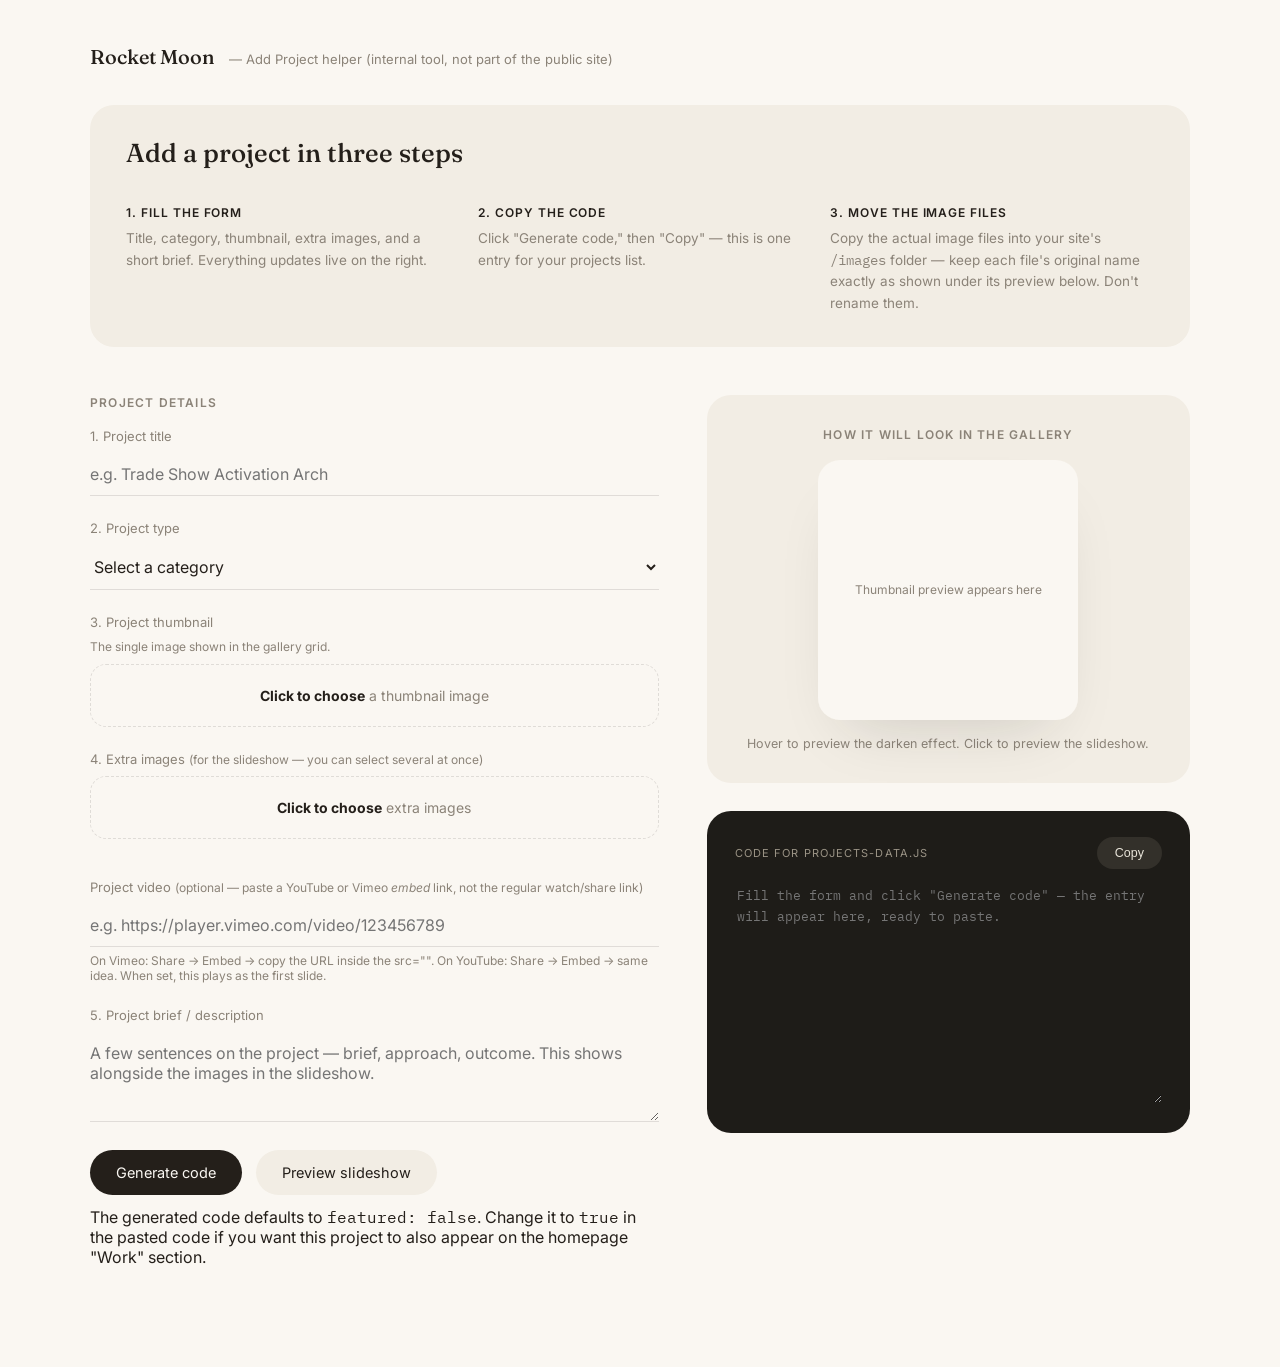
<file: add-project-helper.html>
<!DOCTYPE html>
<html lang="en">
<head>
<meta charset="UTF-8">
<meta name="viewport" content="width=device-width, initial-scale=1.0">
<title>Add Project — Helper Tool</title>
<link rel="preconnect" href="https://fonts.googleapis.com">
<link href="https://fonts.googleapis.com/css2?family=Fraunces:ital,opsz,wght@0,9..144,300;0,9..144,500;0,9..144,600;1,9..144,400;1,9..144,500&family=Inter:wght@400;500;600&family=IBM+Plex+Mono:wght@400;500&display=swap" rel="stylesheet">
<style>
  :root{
    --paper:#faf7f2;
    --paper-soft:#f2ede4;
    --ink:#241f1a;
    --ink-soft:#8b8378;
    --line:rgba(36,31,26,0.12);
    --accent:#4b5c40;
    --accent-soft:#e3e8dc;
    --card-shadow:0 30px 60px -30px rgba(36,31,26,0.18);
    --danger:#a4483a;
  }
  *{box-sizing:border-box;}
  body{
    margin:0; background:var(--paper); color:var(--ink);
    font-family:'Inter', sans-serif; -webkit-font-smoothing:antialiased;
  }
  a{color:inherit;}
  .mono{font-family:'IBM Plex Mono', monospace;}
  .serif{font-family:'Fraunces', serif;}
  .wrap{max-width:1180px; margin:0 auto; padding:0 40px 100px;}

  header{ padding:44px 0 8px; }
  .brand{ font-family:'Fraunces', serif; font-size:20px; font-weight:500; }
  .brand .tag{ font-family:'Inter',sans-serif; font-size:13px; color:var(--ink-soft); font-weight:400; margin-left:10px;}

  .intro{
    background:var(--paper-soft); border-radius:24px; padding:32px 36px; margin:28px 0 48px;
    display:grid; grid-template-columns:repeat(3, 1fr); gap:28px;
  }
  .intro h1{
    font-family:'Fraunces', serif; font-weight:500; font-size:26px; margin:0 0 6px; grid-column:1/-1;
  }
  .intro .step{ font-size:13.5px; color:var(--ink-soft); line-height:1.6; }
  .intro .step b{ display:block; color:var(--ink); font-size:12px; letter-spacing:0.08em; text-transform:uppercase; margin-bottom:6px; font-weight:600;}

  .layout{ display:grid; grid-template-columns:1fr 0.85fr; gap:48px; align-items:start; }

  .panel{ background:var(--paper); }
  .panel-title{ font-size:12px; letter-spacing:0.1em; text-transform:uppercase; color:var(--ink-soft); margin-bottom:18px; font-weight:600;}

  .field{ margin-bottom:24px; }
  .field label{ display:block; font-size:13px; color:var(--ink-soft); margin-bottom:9px; }
  .field input[type=text], .field select, .field textarea{
    width:100%; border:none; border-bottom:1px solid var(--line); background:transparent;
    font-family:'Inter', sans-serif; font-size:16px; color:var(--ink); padding:11px 0; transition:border-color .2s;
  }
  .field input[type=text]:focus, .field select:focus, .field textarea:focus{ border-color:var(--accent); outline:none; }
  .field textarea{ resize:vertical; min-height:90px; }
  .field .hint{ font-size:12px; color:var(--ink-soft); margin-top:6px; }

  .drop{
    border:1.5px dashed var(--line); border-radius:16px; padding:22px; text-align:center; cursor:pointer;
    transition:border-color .2s, background .2s;
  }
  .drop:hover, .drop.drag{ border-color:var(--accent); background:var(--accent-soft); }
  .drop input{ display:none; }
  .drop-label{ font-size:14px; color:var(--ink-soft); }
  .drop-label strong{ color:var(--ink); }

  .thumb-preview{
    margin-top:14px; width:140px; aspect-ratio:1/1; border-radius:14px; overflow:hidden;
    background:var(--paper-soft); position:relative; box-shadow:var(--card-shadow);
  }
  .thumb-preview img{ width:100%; height:100%; object-fit:cover; display:block; }
  .thumb-preview .fname{
    position:absolute; bottom:0; left:0; right:0; background:rgba(36,31,26,0.7); color:var(--paper);
    font-size:10px; padding:5px 8px; font-family:'IBM Plex Mono', monospace; overflow:hidden; text-overflow:ellipsis; white-space:nowrap;
  }

  .extra-grid{
    display:grid; grid-template-columns:repeat(auto-fill, minmax(90px,1fr)); gap:12px; margin-top:16px;
  }
  .extra-item{
    position:relative; aspect-ratio:1/1; border-radius:12px; overflow:hidden; background:var(--paper-soft);
    box-shadow:var(--card-shadow);
  }
  .extra-item img{ width:100%; height:100%; object-fit:cover; display:block; }
  .extra-item .remove{
    position:absolute; top:6px; right:6px; width:22px; height:22px; border-radius:50%;
    background:rgba(36,31,26,0.75); color:var(--paper); border:none; font-size:13px; cursor:pointer;
    display:flex; align-items:center; justify-content:center; line-height:1;
  }
  .extra-item .remove:hover{ background:var(--danger); }

  .btn-row{ display:flex; gap:14px; margin-top:8px; flex-wrap:wrap; }
  .btn{
    font-family:'Inter', sans-serif; font-size:14.5px; border:none; border-radius:100px; padding:14px 26px;
    cursor:pointer; transition:background .2s, transform .2s; display:inline-flex; align-items:center; gap:8px;
  }
  .btn-primary{ background:var(--ink); color:var(--paper); }
  .btn-primary:hover{ background:var(--accent); }
  .btn-ghost{ background:var(--paper-soft); color:var(--ink); }
  .btn-ghost:hover{ background:var(--accent-soft); }
  .btn:disabled{ opacity:0.45; cursor:not-allowed; }

  /* right column: live gallery card preview + code output */
  .sticky{ position:sticky; top:40px; }
  .card-preview-shell{
    background:var(--paper-soft); border-radius:24px; padding:32px; margin-bottom:28px;
  }
  .thumb{
    position:relative; aspect-ratio:1/1; border-radius:22px; overflow:hidden; cursor:pointer;
    box-shadow:var(--card-shadow); max-width:260px; margin:0 auto;
  }
  .thumb-image{ position:absolute; inset:0; background:var(--paper); }
  .thumb-image img{ width:100%; height:100%; object-fit:cover; display:block; }
  .thumb-placeholder{
    position:absolute; inset:0; display:flex; align-items:center; justify-content:center;
    font-size:12px; color:var(--ink-soft); text-align:center; padding:20px;
  }
  .thumb-overlay{
    position:absolute; inset:0; background:rgba(36,31,26,0.5); opacity:0; transition:opacity .3s ease;
    display:flex; align-items:flex-end; padding:20px;
  }
  .thumb:hover .thumb-overlay{ opacity:1; }
  .thumb-overlay .cat{ font-size:10px; letter-spacing:0.1em; text-transform:uppercase; color:rgba(250,247,242,0.75); margin-bottom:4px; }
  .thumb-overlay h4{ font-family:'Fraunces', serif; font-weight:500; font-size:17px; color:var(--paper); margin:0; }
  .preview-caption{ text-align:center; font-size:12.5px; color:var(--ink-soft); margin-top:16px; }

  .code-panel{
    background:#1e1c18; border-radius:24px; padding:26px 28px; color:#e9e5da;
  }
  .code-panel textarea{
    width:100%; background:transparent; border:none; color:#e9e5da; font-family:'IBM Plex Mono', monospace;
    font-size:12.5px; line-height:1.7; resize:vertical; min-height:220px; outline:none;
  }
  .code-copy-row{ display:flex; justify-content:space-between; align-items:center; margin-bottom:14px; }
  .code-copy-row span{ font-size:11px; letter-spacing:0.1em; text-transform:uppercase; color:#9a9385; }
  .copy-btn{
    background:#33302a; color:#e9e5da; border:none; border-radius:100px; padding:9px 18px; font-size:12.5px;
    cursor:pointer; transition:background .2s;
  }
  .copy-btn:hover{ background:#454138; }
  .copy-btn.copied{ background:var(--accent); color:var(--paper); }

  /* slideshow modal */
  .modal-scrim{
    position:fixed; inset:0; background:rgba(20,17,14,0.82); z-index:200;
    display:flex; align-items:center; justify-content:center; padding:32px;
    opacity:0; visibility:hidden; transition:opacity .3s ease, visibility .3s;
  }
  .modal-scrim.open{ opacity:1; visibility:visible; }
  .modal{
    background:var(--paper); border-radius:26px;
    width:min(94vw, 1600px); max-height:min(90vh, 920px);
    display:grid; grid-template-columns:1fr 360px; overflow:hidden;
    transform:scale(0.96); transition:transform .3s ease;
  }
  .modal-scrim.open .modal{ transform:scale(1); }
  .modal-visual{ position:relative; background:var(--paper-soft); aspect-ratio:4/3; align-self:center; overflow:hidden; }
  .modal-visual img{ width:100%; height:100%; object-fit:cover; display:block; animation:slideIn .45s cubic-bezier(.22,.61,.36,1); }
  .modal-visual iframe{ animation:slideIn .45s cubic-bezier(.22,.61,.36,1); }
  @keyframes slideIn{
    from{ opacity:0; transform:translateX(calc(var(--dir, 0) * 26px)) scale(1.015); }
    to{ opacity:1; transform:translateX(0) scale(1); }
  }
  @media (prefers-reduced-motion: reduce){
    .modal-scrim, .modal, .modal-visual img, .modal-visual iframe{ transition:none !important; animation:none !important; }
  }
  .modal-nav{
    position:absolute; top:50%; transform:translateY(-50%); width:38px; height:38px; border-radius:50%;
    background:rgba(250,247,242,0.85); border:none; cursor:pointer; display:flex; align-items:center; justify-content:center;
    transition:background .2s;
  }
  .modal-nav:hover{ background:var(--paper); }
  .modal-prev{ left:16px; } .modal-next{ right:16px; }
  .modal-dots{ position:absolute; bottom:16px; left:50%; transform:translateX(-50%); display:flex; gap:7px; }
  .modal-dots span{ width:6px; height:6px; border-radius:50%; background:rgba(250,247,242,0.55); }
  .modal-dots span.active{ background:var(--paper); }
  .modal-info{ padding:34px 30px; display:flex; flex-direction:column; overflow-y:auto; }
  .modal-info .cat{ font-size:11px; letter-spacing:0.1em; text-transform:uppercase; color:var(--ink-soft); margin-bottom:12px; }
  .modal-info h3{ font-family:'Fraunces', serif; font-weight:500; font-size:24px; margin:0 0 16px; line-height:1.12; }
  .modal-info p{ font-size:14.5px; line-height:1.7; color:var(--ink-soft); margin:0; white-space:pre-wrap; }
  .modal-close{
    position:absolute; top:18px; right:18px; width:34px; height:34px; border-radius:50%; border:none;
    background:rgba(250,247,242,0.85); cursor:pointer; font-size:16px; display:flex; align-items:center; justify-content:center;
    z-index:2;
  }
  .modal-close:hover{ background:var(--paper); }
  @media (max-width:760px){
    .modal{ grid-template-columns:1fr; max-height:92vh; width:96vw; }
    .modal-visual{ aspect-ratio:4/3; }
  }

  @media (max-width:960px){
    .layout{ grid-template-columns:1fr; }
    .sticky{ position:static; }
    .intro{ grid-template-columns:1fr; }
  }
</style>
</head>
<body>

<div class="wrap">
  <header>
    <div class="brand">Rocket Moon <span class="tag">— Add Project helper (internal tool, not part of the public site)</span></div>
  </header>

  <div class="intro">
    <h1>Add a project in three steps</h1>
    <div class="step"><b>1. Fill the form</b>Title, category, thumbnail, extra images, and a short brief. Everything updates live on the right.</div>
    <div class="step"><b>2. Copy the code</b>Click "Generate code," then "Copy" — this is one entry for your projects list.</div>
    <div class="step"><b>3. Move the image files</b>Copy the actual image files into your site's <span class="mono">/images</span> folder — keep each file's original name exactly as shown under its preview below. Don't rename them.</div>
  </div>

  <div class="layout">
    <div class="panel">
      <div class="panel-title">Project details</div>

      <div class="field">
        <label for="title">1. Project title</label>
        <input type="text" id="title" placeholder="e.g. Trade Show Activation Arch">
      </div>

      <div class="field">
        <label for="category">2. Project type</label>
        <select id="category">
          <option value="">Select a category</option>
          <option>3D Event Design</option>
          <option>3D Hardsurface Modelling</option>
          <option>Motion Graphics</option>
          <option>Content Creation</option>
          <option>Consultation</option>
          <option>Other</option>
        </select>
      </div>

      <div class="field">
        <label>3. Project thumbnail</label>
        <div class="hint" style="margin-bottom:10px;">The single image shown in the gallery grid.</div>
        <div class="drop" id="thumbDrop">
          <input type="file" id="thumbInput" accept="image/*">
          <div class="drop-label"><strong>Click to choose</strong> a thumbnail image</div>
        </div>
        <div id="thumbPreviewWrap"></div>
      </div>

      <div class="field">
        <label>4. Extra images <span class="hint" style="display:inline;">(for the slideshow — you can select several at once)</span></label>
        <div class="drop" id="extraDrop">
          <input type="file" id="extraInput" accept="image/*" multiple>
          <div class="drop-label"><strong>Click to choose</strong> extra images</div>
        </div>
        <div class="extra-grid" id="extraGrid"></div>
      </div>

      <div class="field">
        <label for="videoUrl">Project video <span class="hint" style="display:inline;">(optional — paste a YouTube or Vimeo <em>embed</em> link, not the regular watch/share link)</span></label>
        <input type="text" id="videoUrl" placeholder="e.g. https://player.vimeo.com/video/123456789">
        <div class="hint">On Vimeo: Share → Embed → copy the URL inside the src="". On YouTube: Share → Embed → same idea. When set, this plays as the first slide.</div>
      </div>

      <div class="field">
        <label for="brief">5. Project brief / description</label>
        <textarea id="brief" placeholder="A few sentences on the project — brief, approach, outcome. This shows alongside the images in the slideshow."></textarea>
      </div>

      <div class="btn-row">
        <button class="btn btn-primary" id="generateBtn">Generate code</button>
        <button class="btn btn-ghost" id="previewBtn">Preview slideshow</button>
      </div>
      <div class="hint" style="margin-top:12px;">The generated code defaults to <span class="mono">featured: false</span>. Change it to <span class="mono">true</span> in the pasted code if you want this project to also appear on the homepage "Work" section.</div>
    </div>

    <div class="sticky">
      <div class="card-preview-shell">
        <div class="panel-title" style="text-align:center;">How it will look in the gallery</div>
        <div class="thumb" id="cardPreview">
          <div class="thumb-image" id="cardImage"><div class="thumb-placeholder">Thumbnail preview appears here</div></div>
          <div class="thumb-overlay">
            <div>
              <div class="cat" id="cardCat">Category</div>
              <h4 id="cardTitle">Project title</h4>
            </div>
          </div>
        </div>
        <div class="preview-caption">Hover to preview the darken effect. Click to preview the slideshow.</div>
      </div>

      <div class="code-panel">
        <div class="code-copy-row">
          <span>Code for projects-data.js</span>
          <button class="copy-btn" id="copyBtn">Copy</button>
        </div>
        <textarea id="codeOutput" readonly placeholder="Fill the form and click &quot;Generate code&quot; — the entry will appear here, ready to paste."></textarea>
      </div>
    </div>
  </div>
</div>

<!-- slideshow modal -->
<div class="modal-scrim" id="modalScrim">
  <div class="modal">
    <button class="modal-close" id="modalClose">✕</button>
    <div class="modal-visual" id="modalVisual">
      <button class="modal-nav modal-prev" id="modalPrev">‹</button>
      <button class="modal-nav modal-next" id="modalNext">›</button>
      <div class="modal-dots" id="modalDots"></div>
    </div>
    <div class="modal-info">
      <div class="cat" id="modalCat">Category</div>
      <h3 id="modalTitle">Project title</h3>
      <p id="modalBrief">Project brief will appear here.</p>
    </div>
  </div>
</div>

<script>
  let thumbFile = null;
  let extraFiles = []; // {file, url}
  let slideIndex = 0;

  const titleEl = document.getElementById('title');
  const categoryEl = document.getElementById('category');
  const briefEl = document.getElementById('brief');
  const thumbInput = document.getElementById('thumbInput');
  const thumbDrop = document.getElementById('thumbDrop');
  const thumbPreviewWrap = document.getElementById('thumbPreviewWrap');
  const extraInput = document.getElementById('extraInput');
  const extraDrop = document.getElementById('extraDrop');
  const extraGrid = document.getElementById('extraGrid');

  const cardImage = document.getElementById('cardImage');
  const cardCat = document.getElementById('cardCat');
  const cardTitle = document.getElementById('cardTitle');
  const cardPreview = document.getElementById('cardPreview');

  thumbDrop.addEventListener('click', () => thumbInput.click());
  extraDrop.addEventListener('click', () => extraInput.click());

  function slugify(str){
    return str.toLowerCase().trim().replace(/[^a-z0-9]+/g,'-').replace(/(^-|-$)/g,'') || 'untitled-project';
  }

  thumbInput.addEventListener('change', (e) => {
    const f = e.target.files[0];
    if(!f) return;
    thumbFile = f;
    const url = URL.createObjectURL(f);
    thumbPreviewWrap.innerHTML = `<div class="thumb-preview"><img src="${url}"><div class="fname mono">${f.name}</div></div>`;
    updateCardPreview();
  });

  extraInput.addEventListener('change', (e) => {
    Array.from(e.target.files).forEach(f => {
      extraFiles.push({ file:f, url:URL.createObjectURL(f) });
    });
    renderExtraGrid();
    extraInput.value = '';
  });

  function renderExtraGrid(){
    extraGrid.innerHTML = '';
    extraFiles.forEach((item, i) => {
      const div = document.createElement('div');
      div.className = 'extra-item';
      div.innerHTML = `<img src="${item.url}"><button class="remove" data-i="${i}">✕</button>`;
      extraGrid.appendChild(div);
    });
    extraGrid.querySelectorAll('.remove').forEach(btn => {
      btn.addEventListener('click', () => {
        extraFiles.splice(parseInt(btn.dataset.i), 1);
        renderExtraGrid();
      });
    });
  }

  function updateCardPreview(){
    cardCat.textContent = categoryEl.value || 'Category';
    cardTitle.textContent = titleEl.value || 'Project title';
    if(thumbFile){
      cardImage.innerHTML = `<img src="${URL.createObjectURL(thumbFile)}">`;
    }
  }
  [titleEl, categoryEl].forEach(el => el.addEventListener('input', updateCardPreview));

  function allSlides(){
    const slides = [];
    const video = document.getElementById('videoUrl').value.trim();
    if(video) slides.push({ type:'video', src: video });
    if(thumbFile) slides.push({ type:'image', src: URL.createObjectURL(thumbFile) });
    extraFiles.forEach(item => slides.push({ type:'image', src: item.url }));
    return slides;
  }

  // --- slideshow modal ---
  const modalScrim = document.getElementById('modalScrim');
  const modalVisual = document.getElementById('modalVisual');
  const modalPrev = document.getElementById('modalPrev');
  const modalNext = document.getElementById('modalNext');
  const modalDots = document.getElementById('modalDots');
  const modalCat = document.getElementById('modalCat');
  const modalTitle = document.getElementById('modalTitle');
  const modalBrief = document.getElementById('modalBrief');
  const modalClose = document.getElementById('modalClose');

  function openModal(){
    const slides = allSlides();
    if(slides.length === 0){ alert('Add a thumbnail or at least one extra image first.'); return; }
    slideIndex = 0;
    modalCat.textContent = categoryEl.value || 'Category';
    modalTitle.textContent = titleEl.value || 'Project title';
    modalBrief.textContent = briefEl.value || 'Add a project brief to see it here.';
    renderSlide();
    modalScrim.classList.add('open');
  }
  function closeModal(){
    modalScrim.classList.remove('open');
    modalVisual.querySelectorAll('iframe').forEach(el => el.remove());
  }

  function renderSlide(dir){
    const slides = allSlides();
    modalVisual.querySelectorAll('img, iframe').forEach(el => el.remove());
    const slide = slides[slideIndex];
    let el;
    if(slide.type === 'video'){
      el = document.createElement('iframe');
      el.src = slide.src;
      el.allow = "autoplay; fullscreen; picture-in-picture";
      el.allowFullscreen = true;
      el.style.cssText = 'position:absolute; inset:0; width:100%; height:100%; border:none;';
    } else {
      el = document.createElement('img');
      el.src = slide.src;
    }
    el.style.setProperty('--dir', dir || 0);
    modalVisual.insertBefore(el, modalVisual.firstChild);
    modalDots.innerHTML = slides.map((_, i) => `<span class="${i===slideIndex?'active':''}"></span>`).join('');
  }
  function nextSlide(){ const s = allSlides(); slideIndex = (slideIndex+1) % s.length; renderSlide(1); }
  function prevSlide(){ const s = allSlides(); slideIndex = (slideIndex-1+s.length) % s.length; renderSlide(-1); }

  cardPreview.addEventListener('click', openModal);
  document.getElementById('previewBtn').addEventListener('click', openModal);
  modalClose.addEventListener('click', closeModal);
  modalScrim.addEventListener('click', (e) => { if(e.target === modalScrim) closeModal(); });
  modalNext.addEventListener('click', nextSlide);
  modalPrev.addEventListener('click', prevSlide);
  document.addEventListener('keydown', (e) => {
    if(!modalScrim.classList.contains('open')) return;
    if(e.key === 'Escape') closeModal();
    if(e.key === 'ArrowRight') nextSlide();
    if(e.key === 'ArrowLeft') prevSlide();
  });

  // --- code generation ---
  const codeOutput = document.getElementById('codeOutput');
  const copyBtn = document.getElementById('copyBtn');

  document.getElementById('generateBtn').addEventListener('click', () => {
    const title = titleEl.value.trim() || 'Untitled Project';
    const category = categoryEl.value || 'Uncategorized';
    const slug = slugify(title);
    const video = document.getElementById('videoUrl').value.trim();
    const CATEGORY_FOLDERS = {
      '3D Event Design': 'images/3d-event-design-gallery',
      '3D Hardsurface Modelling': 'images/3d-hardsurface-gallery',
      'Motion Graphics': 'images/motion-graphics-gallery',
      'Content Creation': 'images/content-creation-gallery'
    };
    const imgFolder = CATEGORY_FOLDERS[category] || 'images/uncategorized';
    const thumbName = thumbFile ? `${imgFolder}/${thumbFile.name}` : `${imgFolder}/REPLACE-thumbnail.jpg`;
    const extraNames = extraFiles.length
      ? extraFiles.map((item) => `"${imgFolder}/${item.file.name}"`).join(',\n      ')
      : `"${imgFolder}/REPLACE-extra-1.jpg"`;
    const brief = briefEl.value.trim() || 'Add a project brief here.';

    const code = `{
  slug: "${slug}",
  title: "${title.replace(/"/g,'\\"')}",
  category: "${category}",
  thumbnail: "${thumbName}",
  images: [
      ${extraNames}
  ],
  video: ${video ? `"${video.replace(/"/g,'\\"')}"` : 'null'},
  brief: "${brief.replace(/"/g,'\\"').replace(/\n/g,'\\n')}",
  featured: false,
  placeholderGradient: null
},`;
    codeOutput.value = code;
    copyBtn.classList.remove('copied');
    copyBtn.textContent = 'Copy';
  });

  copyBtn.addEventListener('click', () => {
    if(!codeOutput.value){ return; }
    const finish = () => {
      copyBtn.textContent = 'Copied!';
      copyBtn.classList.add('copied');
      setTimeout(() => { copyBtn.textContent = 'Copy'; copyBtn.classList.remove('copied'); }, 1800);
    };
    if(navigator.clipboard && navigator.clipboard.writeText){
      navigator.clipboard.writeText(codeOutput.value).then(finish).catch(() => {
        codeOutput.select(); document.execCommand('copy'); finish();
      });
    } else {
      codeOutput.select(); document.execCommand('copy'); finish();
    }
  });
</script>
</body>
</html>
</file>
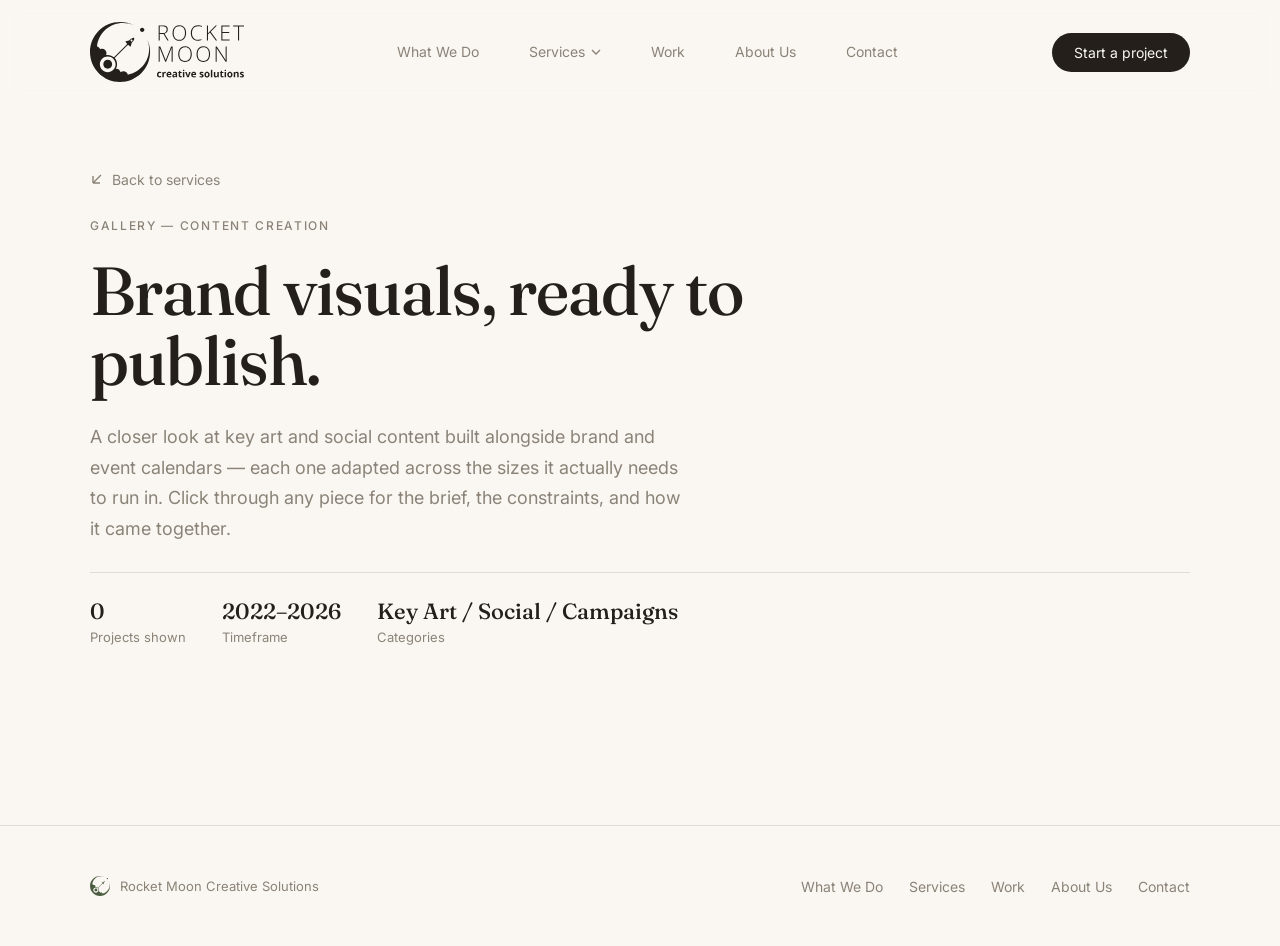
<file: gallery-content-creation.html>
<!DOCTYPE html>
<html lang="en">
<head>
<meta charset="UTF-8">
<meta name="viewport" content="width=device-width, initial-scale=1.0">
<title>Content Creation — Gallery — Rocket Moon</title>
<meta name="description" content="Rocket Moon's Content Creation gallery — brand key art and social content.">
<link rel="icon" type="image/svg+xml" href="images/icon/rocketmoon-icon.svg">
<link rel="preconnect" href="https://fonts.googleapis.com">
<link href="https://fonts.googleapis.com/css2?family=Fraunces:ital,opsz,wght@0,9..144,300;0,9..144,500;0,9..144,600;1,9..144,400;1,9..144,500&family=Inter:wght@400;500;600&display=swap" rel="stylesheet">
<link rel="stylesheet" href="css/gallery-lightbox.css">
<style>
  :root{
    --paper:#faf7f2;
    --paper-soft:#f2ede4;
    --ink:#241f1a;
    --ink-soft:#8b8378;
    --line:rgba(36,31,26,0.12);
    --accent:#4b5c40;
    --accent-soft:#e3e8dc;
    --header-h:104px;
    --card-shadow:0 30px 60px -30px rgba(36,31,26,0.18);
  }
  *{box-sizing:border-box;}
  html{scroll-behavior:smooth;}
  body{
    margin:0; background:var(--paper); color:var(--ink);
    font-family:'Inter', sans-serif; -webkit-font-smoothing:antialiased;
  }
  ::selection{background:var(--accent); color:var(--paper);}
  a{color:inherit;}
  .serif{font-family:'Fraunces', serif;}
  .serif-i{font-family:'Fraunces', serif; font-style:italic; font-weight:400;}
  a:focus-visible, button:focus-visible{ outline:2px solid var(--accent); outline-offset:3px; }
  .wrap{max-width:1180px; margin:0 auto; padding:0 40px;}
  .eyebrow{ font-size:12px; letter-spacing:0.14em; text-transform:uppercase; color:var(--ink-soft); font-weight:500;}

  .reveal{opacity:0; transform:translateY(18px); transition:opacity .8s ease, transform .8s ease;}
  .reveal.in{opacity:1; transform:translateY(0);}
  @media (prefers-reduced-motion: reduce){ .reveal{opacity:1; transform:none; transition:none;} }

  /* header (shared) */
  header{
    position:fixed; top:0; left:0; right:0; z-index:50;
    background:rgba(250,247,242,0.82); backdrop-filter:blur(8px);
  }
  .nav-row{ display:flex; align-items:center; justify-content:space-between; height:var(--header-h); }
  .brand{ font-family:'Fraunces', serif; font-size:20px; font-weight:500; letter-spacing:0.01em; text-decoration:none; color:var(--ink); display:inline-flex; align-items:center;}
  .brand-logo{ height:60px; width:auto; display:block; }
  .footer-brand{ display:flex; align-items:center; gap:10px; }
  .footer-icon{ height:20px; width:auto; display:block; }
  .footer-tagline{ font-size:13px; color:var(--ink-soft); }
  nav ul{list-style:none; display:flex; align-items:center; gap:10px; margin:0; padding:0;}
  nav li{ display:flex; align-items:center; }
  nav a{
    text-decoration:none; font-size:14px; color:var(--ink-soft); transition:color .2s, background .25s ease;
    display:inline-flex; align-items:center; gap:6px; line-height:1;
    position:relative; z-index:1; padding:13px 20px; border-radius:12px;
  }
  nav a:hover{color:var(--ink);}
  nav a::before{
    content:""; position:absolute; inset:0; border-radius:12px; background:var(--paper-soft);
    opacity:0; transform:scale(0.9); transition:opacity .25s ease, transform .25s ease; z-index:-1;
  }
  nav a:hover::before, nav a:focus-visible::before{ opacity:1; transform:scale(1); }
  .nav-cta{
    font-size:14px; background:var(--ink); color:var(--paper); text-decoration:none;
    padding:11px 22px; border-radius:100px; transition:background .2s;
  }
  .nav-cta:hover{background:var(--accent);}

  /* mega menu */
  nav li{position:relative;}
  .has-mega{cursor:pointer;}
  .has-mega svg{width:10px; height:10px; transition:transform .2s;}
  nav li:hover .has-mega svg, nav li:focus-within .has-mega svg{transform:rotate(180deg);}
  .mega-menu{
    position:fixed; left:0; right:0; top:var(--header-h);
    background:var(--paper); border-top:1px solid var(--line); border-bottom:1px solid var(--line);
    box-shadow:0 40px 60px -40px rgba(36,31,26,0.15);
    opacity:0; visibility:hidden; transform:translateY(-8px);
    transition:opacity .25s ease, transform .25s ease, visibility .25s;
    z-index:40;
  }
  nav li:hover .mega-menu, nav li:focus-within .mega-menu{
    opacity:1; visibility:visible; transform:translateY(0);
  }
  .mega-inner{
    max-width:1180px; margin:0 auto; padding:48px 40px;
    display:grid; grid-template-columns:repeat(4, 1fr); gap:36px;
  }
  .mega-item{ text-decoration:none; display:block; padding-right:20px;}
  .mega-item .mega-eyebrow{ font-size:11px; letter-spacing:0.1em; color:var(--ink-soft); text-transform:uppercase; margin-bottom:10px;}
  .mega-item h4{
    font-family:'Fraunces', serif; font-weight:500; font-size:21px; margin:0 0 10px; color:var(--ink);
    transition:color .2s;
  }
  .mega-item:hover h4{color:var(--accent);}
  .mega-item p{ font-size:13.5px; line-height:1.55; color:var(--ink-soft); margin:0 0 14px;}
  .mega-item .mega-arrow{ font-size:13px; color:var(--ink); border-bottom:1px solid var(--line);}
  .mega-item:hover .mega-arrow{border-color:var(--ink);}
  @media (max-width:900px){ .mega-menu{display:none;} }

  /* back link */
  .back-link{
    display:inline-flex; align-items:center; gap:8px; text-decoration:none; font-size:14px;
    color:var(--ink-soft); margin-bottom:30px; transition:color .2s, gap .2s;
  }
  .back-link:hover{ color:var(--ink); gap:12px; }
  .back-link svg{width:14px; height:14px;}

  /* gallery hero */
  .gallery-hero{ padding:170px 0 50px; }
  .gallery-hero .eyebrow{ margin-bottom:22px; }
  .gallery-hero h1{
    font-family:'Fraunces', serif; font-weight:500; font-size:clamp(38px,6vw,68px);
    line-height:1.04; letter-spacing:-0.015em; margin:0 0 26px; max-width:820px;
  }
  .gallery-hero p{
    font-size:18px; line-height:1.7; color:var(--ink-soft); max-width:600px; margin:0;
  }
  .gallery-meta{
    display:flex; gap:36px; margin-top:28px; flex-wrap:wrap; padding-top:24px; border-top:1px solid var(--line);
  }
  @media (max-width:900px){ .gallery-hero{ padding-bottom:36px; } .gallery-meta{ margin-top:22px; padding-top:20px; } }
  .gallery-meta div{ font-size:13px; color:var(--ink-soft);}
  .gallery-meta strong{ display:block; font-family:'Fraunces', serif; font-size:22px; font-weight:500; color:var(--ink); margin-bottom:4px;}

  /* thumbnail grid section spacing (grid + card styles live in gallery-lightbox.css) */
  .gallery-grid-section{ padding:0 0 130px; }

  footer{padding:50px 0; border-top:1px solid var(--line);}
  .footer-row{display:flex; justify-content:space-between; align-items:center; font-size:14px; color:var(--ink-soft); flex-wrap:wrap; gap:16px;}
  .footer-row a{text-decoration:none;}
  .footer-row a:hover{color:var(--ink);}
  .footer-links{display:flex; gap:26px;}

  @media (max-width:900px){
    nav ul{display:none;}
  }

  /* mobile nav */
  .mobile-nav-toggle{
    display:none; flex-direction:column; justify-content:center; align-items:flex-end; gap:5px;
    width:38px; height:38px; background:none; border:none; cursor:pointer; padding:0; z-index:60;
  }
  .mobile-nav-toggle span{ display:block; height:2px; background:var(--ink); transition:transform .25s ease, opacity .25s ease, width .25s ease; }
  .mobile-nav-toggle span:nth-child(1){width:26px;}
  .mobile-nav-toggle span:nth-child(2){width:20px;}
  .mobile-nav-toggle span:nth-child(3){width:26px;}
  .mobile-nav-toggle.open span{width:26px;}
  .mobile-nav-toggle.open span:nth-child(1){transform:translateY(7px) rotate(45deg);}
  .mobile-nav-toggle.open span:nth-child(2){opacity:0;}
  .mobile-nav-toggle.open span:nth-child(3){transform:translateY(-7px) rotate(-45deg);}
  .mobile-nav{
    position:fixed; top:var(--header-h); left:0; right:0; bottom:0; z-index:45;
    background:var(--paper); padding:10px 24px 40px; overflow-y:auto;
    display:flex; flex-direction:column;
    opacity:0; visibility:hidden; transform:translateY(-8px);
    transition:opacity .25s ease, transform .25s ease, visibility .25s;
  }
  .mobile-nav.open{ opacity:1; visibility:visible; transform:translateY(0); }
  .mobile-nav a{ text-decoration:none; color:var(--ink); font-size:17px; padding:16px 4px; border-bottom:1px solid var(--line); }
  .mobile-nav-subtoggle{
    all:unset; box-sizing:border-box; cursor:pointer; display:flex; justify-content:space-between; align-items:center;
    width:100%; font-size:17px; color:var(--ink); padding:16px 4px; border-bottom:1px solid var(--line);
  }
  .mobile-nav-subtoggle svg{ width:11px; height:11px; transition:transform .2s; flex:none; }
  .mobile-nav-subtoggle.open svg{ transform:rotate(180deg); }
  .mobile-nav-sub{ display:none; flex-direction:column; padding-left:14px; }
  .mobile-nav-sub.open{ display:flex; }
  .mobile-nav-sub a{ font-size:15px; color:var(--ink-soft); border-bottom:none; padding:12px 4px; }
  .mobile-nav .nav-cta{ margin-top:20px; text-align:center; justify-content:center; }
  body.nav-open{ overflow:hidden; }
  @media (max-width:900px){
    .mobile-nav-toggle{ display:flex; }
    .nav-cta{ display:none; }
  }
  @media (min-width:901px){
    .mobile-nav{ display:none !important; }
  }
  @media (max-width:600px){
    :root{ --header-h:84px; }
    .brand-logo{ height:44px; }
    .wrap{ padding:0 22px; }
  }

  .footer-top-btn{
    display:none; align-items:center; justify-content:center; width:38px; height:38px; border-radius:50%;
    border:1px solid var(--line); color:var(--ink); text-decoration:none; transition:background .2s, transform .2s;
    flex:none;
  }
  .footer-top-btn:hover{ background:var(--paper-soft); transform:translateY(-2px); }
  .footer-top-btn svg{ width:14px; height:14px; }
  @media (max-width:900px){
    .footer-links{ display:none; }
    .footer-top-btn{ display:flex; }
  }
</style>
</head>
<body>

<header>
  <div class="wrap nav-row">
    <a href="index.html" class="brand"><img src="images/logo/rocketmoon-logo.svg" alt="Rocket Moon" class="brand-logo"></a>
    <nav>
      <ul>
        <li><a href="index.html#about">What We Do</a></li>
        <li>
          <a href="index.html#services" class="has-mega">Services
            <svg viewBox="0 0 10 6" fill="none"><path d="M1 1L5 5L9 1" stroke="currentColor" stroke-width="1.4"/></svg>
          </a>
          <div class="mega-menu">
            <div class="mega-inner">
              <a href="gallery-event-design.html" class="mega-item">
                <div class="mega-eyebrow">Gallery</div>
                <h4>3D Event Design</h4>
                <p>Booths, arches, backdrops & stage structures.</p>
                <span class="mega-arrow">View gallery →</span>
              </a>
              <a href="gallery-hardsurface.html" class="mega-item">
                <div class="mega-eyebrow">Gallery</div>
                <h4>3D Hardsurface Modelling</h4>
                <p>Game-ready weapons, vehicles & environment kits.</p>
                <span class="mega-arrow">View gallery →</span>
              </a>
              <a href="gallery-motion-graphics.html" class="mega-item">
                <div class="mega-eyebrow">Gallery</div>
                <h4>Motion Graphics</h4>
                <p>Animated infographics, teasers & vector animation.</p>
                <span class="mega-arrow">View gallery →</span>
              </a>
              <a href="gallery-content-creation.html" class="mega-item">
                <div class="mega-eyebrow">Gallery</div>
                <h4>Content Creation</h4>
                <p>Brand, key art & social content.</p>
                <span class="mega-arrow">View gallery →</span>
              </a>
            </div>
          </div>
        </li>
        <li><a href="index.html#work">Work</a></li>
        <li><a href="about.html">About Us</a></li>
        <li><a href="index.html#contact">Contact</a></li>
      </ul>
    </nav>
    <a href="index.html#contact" class="nav-cta">Start a project</a>
    <button class="mobile-nav-toggle" id="mobileNavToggle" aria-label="Menu" aria-expanded="false">
      <span></span><span></span><span></span>
    </button>
  </div>
</header>

<div class="mobile-nav" id="mobileNav">
  <a href="index.html#about">What We Do</a>
  <button class="mobile-nav-subtoggle" aria-expanded="false">Services
    <svg viewBox="0 0 10 6" fill="none"><path d="M1 1L5 5L9 1" stroke="currentColor" stroke-width="1.4"/></svg>
  </button>
  <div class="mobile-nav-sub">
    <a href="gallery-event-design.html">3D Event Design</a>
    <a href="gallery-hardsurface.html">3D Hardsurface Modelling</a>
    <a href="gallery-motion-graphics.html">Motion Graphics</a>
    <a href="gallery-content-creation.html">Content Creation</a>
  </div>
  <a href="index.html#work">Work</a>
  <a href="about.html">About Us</a>
  <a href="index.html#contact">Contact</a>
  <a href="index.html#contact" class="nav-cta">Start a project</a>
</div>

<section class="gallery-hero">
  <div class="wrap reveal">
    <a href="index.html#services" class="back-link">
      <svg viewBox="0 0 14 14" fill="none"><path d="M11 3L3 11M3 11H10M3 11V4" stroke="currentColor" stroke-width="1.4"/></svg>
      Back to services
    </a>
    <div class="eyebrow">Gallery — Content Creation</div>
    <h1>Brand visuals, ready to publish.</h1>
    <p>A closer look at key art and social content built alongside brand and event calendars — each one adapted across the sizes it actually needs to run in. Click through any piece for the brief, the constraints, and how it came together.</p>
    <div class="gallery-meta">
      <div><strong id="metaCount">—</strong>Projects shown</div>
      <div><strong>2022–2026</strong>Timeframe</div>
      <div><strong>Key Art / Social / Campaigns</strong>Categories</div>
    </div>
  </div>
</section>

<section class="gallery-grid-section">
  <div class="wrap">
    <div class="thumb-grid reveal" id="thumbGrid"></div>
  </div>
</section>

<footer>
  <div class="wrap footer-row">
    <div class="footer-brand">
      <img src="images/icon/rocketmoon-icon.svg" alt="" class="footer-icon">
      <span class="footer-tagline">Rocket Moon Creative Solutions</span>
    </div>
    <div class="footer-links">
      <a href="index.html#about">What We Do</a><a href="index.html#services">Services</a><a href="index.html#work">Work</a><a href="about.html">About Us</a><a href="index.html#contact">Contact</a>
    </div>
    <a href="#" class="footer-top-btn" aria-label="Back to top">
      <svg viewBox="0 0 14 14" fill="none"><path d="M7 11V3M7 3L3 7M7 3L11 7" stroke="currentColor" stroke-width="1.5" stroke-linecap="round" stroke-linejoin="round"/></svg>
    </a>
  </div>
</footer>

<script src="js/projects-data.js"></script>
<script src="js/gallery-lightbox.js"></script>
<script>
  const contentCreationProjects = projectsByCategory('Content Creation');
  renderThumbGrid(document.getElementById('thumbGrid'), contentCreationProjects);
  document.getElementById('metaCount').textContent = contentCreationProjects.length;

  const io = new IntersectionObserver((entries) => {
    entries.forEach(e => { if(e.isIntersecting) e.target.classList.add('in'); });
  }, {threshold:0.1});
  document.querySelectorAll('.reveal').forEach(el => io.observe(el));

  // mobile nav
  (function(){
    const toggle = document.getElementById('mobileNavToggle');
    const panel = document.getElementById('mobileNav');
    if(!toggle || !panel) return;
    toggle.addEventListener('click', () => {
      const open = panel.classList.toggle('open');
      toggle.classList.toggle('open', open);
      toggle.setAttribute('aria-expanded', open ? 'true' : 'false');
      document.body.classList.toggle('nav-open', open);
    });
    panel.querySelectorAll('a').forEach(a => a.addEventListener('click', () => {
      panel.classList.remove('open'); toggle.classList.remove('open');
      toggle.setAttribute('aria-expanded', 'false'); document.body.classList.remove('nav-open');
    }));
    const subToggle = panel.querySelector('.mobile-nav-subtoggle');
    const sub = panel.querySelector('.mobile-nav-sub');
    if(subToggle && sub){
      subToggle.addEventListener('click', () => {
        const open = sub.classList.toggle('open');
        subToggle.classList.toggle('open', open);
        subToggle.setAttribute('aria-expanded', open ? 'true' : 'false');
      });
    }
  })();
</script>
</body>
</html>
</file>
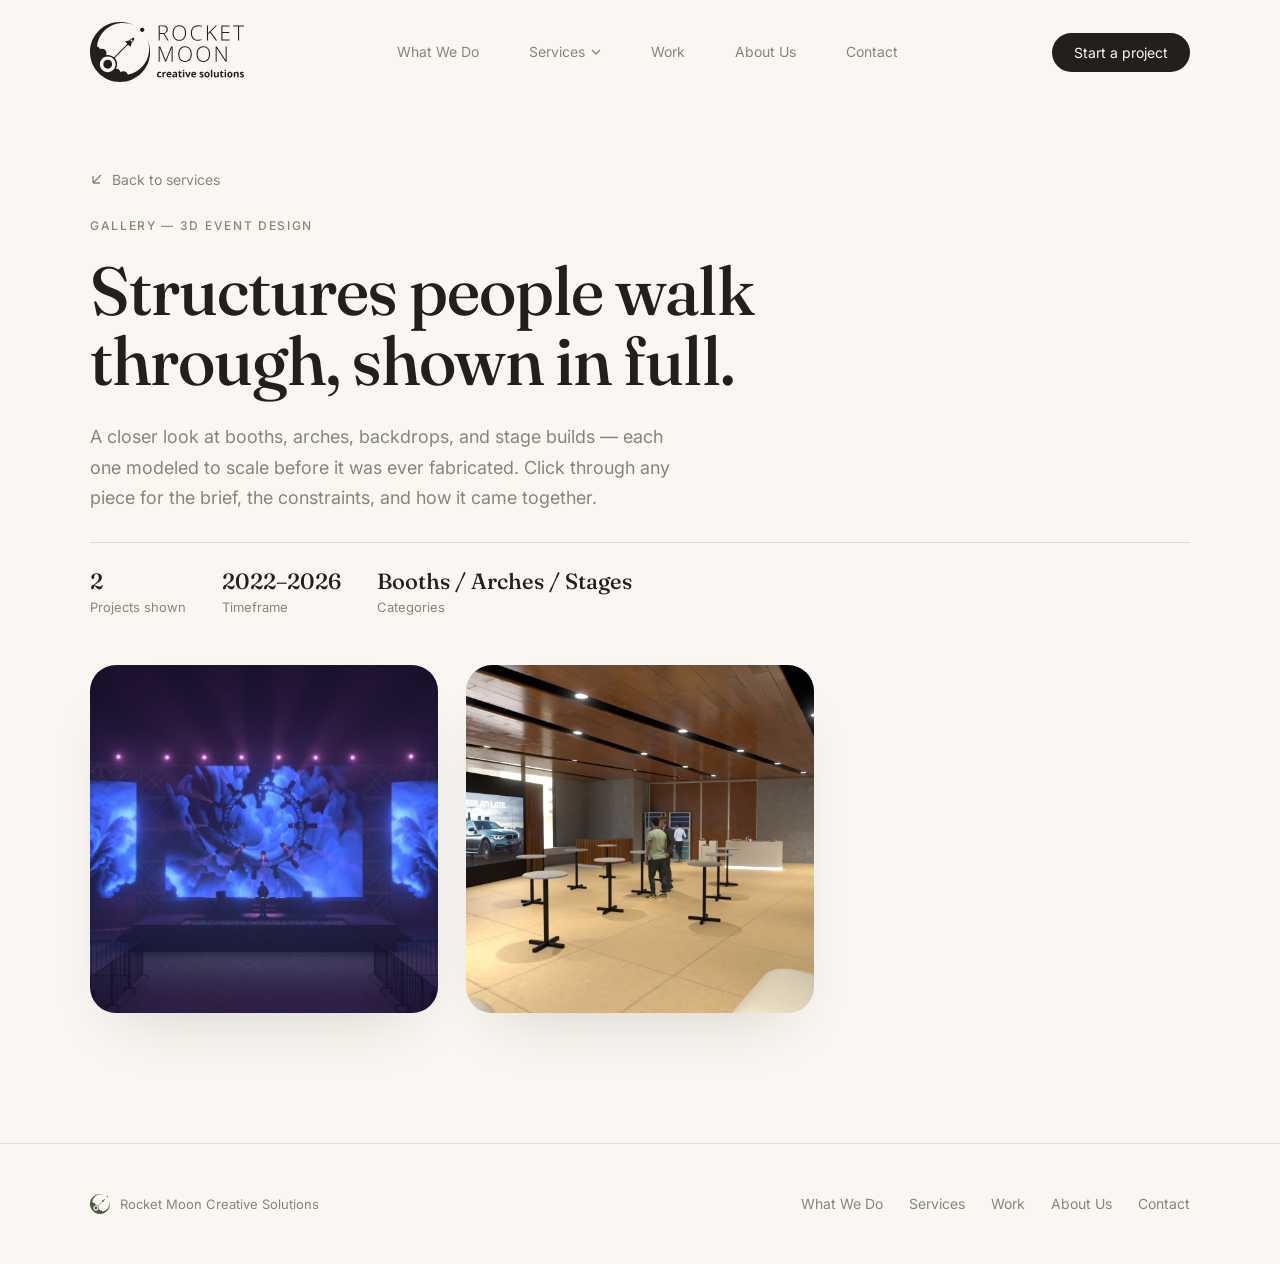
<file: gallery-event-design.html>
<!DOCTYPE html>
<html lang="en">
<head>
<meta charset="UTF-8">
<meta name="viewport" content="width=device-width, initial-scale=1.0">
<title>3D Event Design — Gallery — Rocket Moon</title>
<meta name="description" content="Rocket Moon's 3D Event Design gallery — booths, arches, backdrops, and stage builds modeled to scale for live events.">
<link rel="icon" type="image/svg+xml" href="images/icon/rocketmoon-icon.svg">
<link rel="preconnect" href="https://fonts.googleapis.com">
<link href="https://fonts.googleapis.com/css2?family=Fraunces:ital,opsz,wght@0,9..144,300;0,9..144,500;0,9..144,600;1,9..144,400;1,9..144,500&family=Inter:wght@400;500;600&display=swap" rel="stylesheet">
<link rel="stylesheet" href="css/gallery-lightbox.css">
<style>
  :root{
    --paper:#faf7f2;
    --paper-soft:#f2ede4;
    --ink:#241f1a;
    --ink-soft:#8b8378;
    --line:rgba(36,31,26,0.12);
    --accent:#4b5c40;
    --accent-soft:#e3e8dc;
    --header-h:104px;
    --card-shadow:0 30px 60px -30px rgba(36,31,26,0.18);
  }
  *{box-sizing:border-box;}
  html{scroll-behavior:smooth;}
  body{
    margin:0; background:var(--paper); color:var(--ink);
    font-family:'Inter', sans-serif; -webkit-font-smoothing:antialiased;
  }
  ::selection{background:var(--accent); color:var(--paper);}
  a{color:inherit;}
  .serif{font-family:'Fraunces', serif;}
  .serif-i{font-family:'Fraunces', serif; font-style:italic; font-weight:400;}
  a:focus-visible, button:focus-visible{ outline:2px solid var(--accent); outline-offset:3px; }
  .wrap{max-width:1180px; margin:0 auto; padding:0 40px;}
  .eyebrow{ font-size:12px; letter-spacing:0.14em; text-transform:uppercase; color:var(--ink-soft); font-weight:500;}

  .reveal{opacity:0; transform:translateY(18px); transition:opacity .8s ease, transform .8s ease;}
  .reveal.in{opacity:1; transform:translateY(0);}
  @media (prefers-reduced-motion: reduce){ .reveal{opacity:1; transform:none; transition:none;} }

  /* header (shared) */
  header{
    position:fixed; top:0; left:0; right:0; z-index:50;
    background:rgba(250,247,242,0.82); backdrop-filter:blur(8px);
  }
  .nav-row{ display:flex; align-items:center; justify-content:space-between; height:var(--header-h); }
  .brand{ font-family:'Fraunces', serif; font-size:20px; font-weight:500; letter-spacing:0.01em; text-decoration:none; color:var(--ink); display:inline-flex; align-items:center;}
  .brand-logo{ height:60px; width:auto; display:block; }
  .footer-brand{ display:flex; align-items:center; gap:10px; }
  .footer-icon{ height:20px; width:auto; display:block; }
  .footer-tagline{ font-size:13px; color:var(--ink-soft); }
  nav ul{list-style:none; display:flex; align-items:center; gap:10px; margin:0; padding:0;}
  nav li{ display:flex; align-items:center; }
  nav a{
    text-decoration:none; font-size:14px; color:var(--ink-soft); transition:color .2s, background .25s ease;
    display:inline-flex; align-items:center; gap:6px; line-height:1;
    position:relative; z-index:1; padding:13px 20px; border-radius:12px;
  }
  nav a:hover{color:var(--ink);}
  nav a::before{
    content:""; position:absolute; inset:0; border-radius:12px; background:var(--paper-soft);
    opacity:0; transform:scale(0.9); transition:opacity .25s ease, transform .25s ease; z-index:-1;
  }
  nav a:hover::before, nav a:focus-visible::before{ opacity:1; transform:scale(1); }
  .nav-cta{
    font-size:14px; background:var(--ink); color:var(--paper); text-decoration:none;
    padding:11px 22px; border-radius:100px; transition:background .2s;
  }
  .nav-cta:hover{background:var(--accent);}

  /* mega menu */
  nav li{position:relative;}
  .has-mega{cursor:pointer;}
  .has-mega svg{width:10px; height:10px; transition:transform .2s;}
  nav li:hover .has-mega svg, nav li:focus-within .has-mega svg{transform:rotate(180deg);}
  .mega-menu{
    position:fixed; left:0; right:0; top:var(--header-h);
    background:var(--paper); border-top:1px solid var(--line); border-bottom:1px solid var(--line);
    box-shadow:0 40px 60px -40px rgba(36,31,26,0.15);
    opacity:0; visibility:hidden; transform:translateY(-8px);
    transition:opacity .25s ease, transform .25s ease, visibility .25s;
    z-index:40;
  }
  nav li:hover .mega-menu, nav li:focus-within .mega-menu{
    opacity:1; visibility:visible; transform:translateY(0);
  }
  .mega-inner{
    max-width:1180px; margin:0 auto; padding:48px 40px;
    display:grid; grid-template-columns:repeat(4, 1fr); gap:36px;
  }
  .mega-item{ text-decoration:none; display:block; padding-right:20px;}
  .mega-item .mega-eyebrow{ font-size:11px; letter-spacing:0.1em; color:var(--ink-soft); text-transform:uppercase; margin-bottom:10px;}
  .mega-item h4{
    font-family:'Fraunces', serif; font-weight:500; font-size:21px; margin:0 0 10px; color:var(--ink);
    transition:color .2s;
  }
  .mega-item:hover h4{color:var(--accent);}
  .mega-item p{ font-size:13.5px; line-height:1.55; color:var(--ink-soft); margin:0 0 14px;}
  .mega-item .mega-arrow{ font-size:13px; color:var(--ink); border-bottom:1px solid var(--line);}
  .mega-item:hover .mega-arrow{border-color:var(--ink);}
  @media (max-width:900px){ .mega-menu{display:none;} }

  /* back link */
  .back-link{
    display:inline-flex; align-items:center; gap:8px; text-decoration:none; font-size:14px;
    color:var(--ink-soft); margin-bottom:30px; transition:color .2s, gap .2s;
  }
  .back-link:hover{ color:var(--ink); gap:12px; }
  .back-link svg{width:14px; height:14px;}

  /* gallery hero */
  .gallery-hero{ padding:170px 0 50px; }
  .gallery-hero .eyebrow{ margin-bottom:22px; }
  .gallery-hero h1{
    font-family:'Fraunces', serif; font-weight:500; font-size:clamp(38px,6vw,68px);
    line-height:1.04; letter-spacing:-0.015em; margin:0 0 26px; max-width:820px;
  }
  .gallery-hero p{
    font-size:18px; line-height:1.7; color:var(--ink-soft); max-width:600px; margin:0;
  }
  .gallery-meta{
    display:flex; gap:36px; margin-top:28px; flex-wrap:wrap; padding-top:24px; border-top:1px solid var(--line);
  }
  @media (max-width:900px){ .gallery-hero{ padding-bottom:36px; } .gallery-meta{ margin-top:22px; padding-top:20px; } }
  .gallery-meta div{ font-size:13px; color:var(--ink-soft);}
  .gallery-meta strong{ display:block; font-family:'Fraunces', serif; font-size:22px; font-weight:500; color:var(--ink); margin-bottom:4px;}

  /* thumbnail grid section spacing (grid + card styles live in gallery-lightbox.css) */
  .gallery-grid-section{ padding:0 0 130px; }

  footer{padding:50px 0; border-top:1px solid var(--line);}
  .footer-row{display:flex; justify-content:space-between; align-items:center; font-size:14px; color:var(--ink-soft); flex-wrap:wrap; gap:16px;}
  .footer-row a{text-decoration:none;}
  .footer-row a:hover{color:var(--ink);}
  .footer-links{display:flex; gap:26px;}

  @media (max-width:900px){
    nav ul{display:none;}
  }

  /* mobile nav */
  .mobile-nav-toggle{
    display:none; flex-direction:column; justify-content:center; align-items:flex-end; gap:5px;
    width:38px; height:38px; background:none; border:none; cursor:pointer; padding:0; z-index:60;
  }
  .mobile-nav-toggle span{ display:block; height:2px; background:var(--ink); transition:transform .25s ease, opacity .25s ease, width .25s ease; }
  .mobile-nav-toggle span:nth-child(1){width:26px;}
  .mobile-nav-toggle span:nth-child(2){width:20px;}
  .mobile-nav-toggle span:nth-child(3){width:26px;}
  .mobile-nav-toggle.open span{width:26px;}
  .mobile-nav-toggle.open span:nth-child(1){transform:translateY(7px) rotate(45deg);}
  .mobile-nav-toggle.open span:nth-child(2){opacity:0;}
  .mobile-nav-toggle.open span:nth-child(3){transform:translateY(-7px) rotate(-45deg);}
  .mobile-nav{
    position:fixed; top:var(--header-h); left:0; right:0; bottom:0; z-index:45;
    background:var(--paper); padding:10px 24px 40px; overflow-y:auto;
    display:flex; flex-direction:column;
    opacity:0; visibility:hidden; transform:translateY(-8px);
    transition:opacity .25s ease, transform .25s ease, visibility .25s;
  }
  .mobile-nav.open{ opacity:1; visibility:visible; transform:translateY(0); }
  .mobile-nav a{ text-decoration:none; color:var(--ink); font-size:17px; padding:16px 4px; border-bottom:1px solid var(--line); }
  .mobile-nav-subtoggle{
    all:unset; box-sizing:border-box; cursor:pointer; display:flex; justify-content:space-between; align-items:center;
    width:100%; font-size:17px; color:var(--ink); padding:16px 4px; border-bottom:1px solid var(--line);
  }
  .mobile-nav-subtoggle svg{ width:11px; height:11px; transition:transform .2s; flex:none; }
  .mobile-nav-subtoggle.open svg{ transform:rotate(180deg); }
  .mobile-nav-sub{ display:none; flex-direction:column; padding-left:14px; }
  .mobile-nav-sub.open{ display:flex; }
  .mobile-nav-sub a{ font-size:15px; color:var(--ink-soft); border-bottom:none; padding:12px 4px; }
  .mobile-nav .nav-cta{ margin-top:20px; text-align:center; justify-content:center; }
  body.nav-open{ overflow:hidden; }
  @media (max-width:900px){
    .mobile-nav-toggle{ display:flex; }
    .nav-cta{ display:none; }
  }
  @media (min-width:901px){
    .mobile-nav{ display:none !important; }
  }
  @media (max-width:600px){
    :root{ --header-h:84px; }
    .brand-logo{ height:44px; }
    .wrap{ padding:0 22px; }
  }

  .footer-top-btn{
    display:none; align-items:center; justify-content:center; width:38px; height:38px; border-radius:50%;
    border:1px solid var(--line); color:var(--ink); text-decoration:none; transition:background .2s, transform .2s;
    flex:none;
  }
  .footer-top-btn:hover{ background:var(--paper-soft); transform:translateY(-2px); }
  .footer-top-btn svg{ width:14px; height:14px; }
  @media (max-width:900px){
    .footer-links{ display:none; }
    .footer-top-btn{ display:flex; }
  }
</style>
</head>
<body>

<header>
  <div class="wrap nav-row">
    <a href="index.html" class="brand"><img src="images/logo/rocketmoon-logo.svg" alt="Rocket Moon" class="brand-logo"></a>
    <nav>
      <ul>
        <li><a href="index.html#about">What We Do</a></li>
        <li>
          <a href="index.html#services" class="has-mega">Services
            <svg viewBox="0 0 10 6" fill="none"><path d="M1 1L5 5L9 1" stroke="currentColor" stroke-width="1.4"/></svg>
          </a>
          <div class="mega-menu">
            <div class="mega-inner">
              <a href="gallery-event-design.html" class="mega-item">
                <div class="mega-eyebrow">Gallery</div>
                <h4>3D Event Design</h4>
                <p>Booths, arches, backdrops & stage structures.</p>
                <span class="mega-arrow">View gallery →</span>
              </a>
              <a href="gallery-hardsurface.html" class="mega-item">
                <div class="mega-eyebrow">Gallery</div>
                <h4>3D Hardsurface Modelling</h4>
                <p>Game-ready weapons, vehicles & environment kits.</p>
                <span class="mega-arrow">View gallery →</span>
              </a>
              <a href="gallery-motion-graphics.html" class="mega-item">
                <div class="mega-eyebrow">Gallery</div>
                <h4>Motion Graphics</h4>
                <p>Animated infographics, teasers & vector animation.</p>
                <span class="mega-arrow">View gallery →</span>
              </a>
              <a href="gallery-content-creation.html" class="mega-item">
                <div class="mega-eyebrow">Gallery</div>
                <h4>Content Creation</h4>
                <p>Brand, key art & social content.</p>
                <span class="mega-arrow">View gallery →</span>
              </a>
            </div>
          </div>
        </li>
        <li><a href="index.html#work">Work</a></li>
        <li><a href="about.html">About Us</a></li>
        <li><a href="index.html#contact">Contact</a></li>
      </ul>
    </nav>
    <a href="index.html#contact" class="nav-cta">Start a project</a>
    <button class="mobile-nav-toggle" id="mobileNavToggle" aria-label="Menu" aria-expanded="false">
      <span></span><span></span><span></span>
    </button>
  </div>
</header>

<div class="mobile-nav" id="mobileNav">
  <a href="index.html#about">What We Do</a>
  <button class="mobile-nav-subtoggle" aria-expanded="false">Services
    <svg viewBox="0 0 10 6" fill="none"><path d="M1 1L5 5L9 1" stroke="currentColor" stroke-width="1.4"/></svg>
  </button>
  <div class="mobile-nav-sub">
    <a href="gallery-event-design.html">3D Event Design</a>
    <a href="gallery-hardsurface.html">3D Hardsurface Modelling</a>
    <a href="gallery-motion-graphics.html">Motion Graphics</a>
    <a href="gallery-content-creation.html">Content Creation</a>
  </div>
  <a href="index.html#work">Work</a>
  <a href="about.html">About Us</a>
  <a href="index.html#contact">Contact</a>
  <a href="index.html#contact" class="nav-cta">Start a project</a>
</div>

<section class="gallery-hero">
  <div class="wrap reveal">
    <a href="index.html#services" class="back-link">
      <svg viewBox="0 0 14 14" fill="none"><path d="M11 3L3 11M3 11H10M3 11V4" stroke="currentColor" stroke-width="1.4"/></svg>
      Back to services
    </a>
    <div class="eyebrow">Gallery — 3D Event Design</div>
    <h1>Structures people walk through, shown in full.</h1>
    <p>A closer look at booths, arches, backdrops, and stage builds — each one modeled to scale before it was ever fabricated. Click through any piece for the brief, the constraints, and how it came together.</p>
    <div class="gallery-meta">
      <div><strong id="metaCount">—</strong>Projects shown</div>
      <div><strong>2022–2026</strong>Timeframe</div>
      <div><strong>Booths / Arches / Stages</strong>Categories</div>
    </div>
  </div>
</section>

<section class="gallery-grid-section">
  <div class="wrap">
    <div class="thumb-grid reveal" id="thumbGrid"></div>
  </div>
</section>

<footer>
  <div class="wrap footer-row">
    <div class="footer-brand">
      <img src="images/icon/rocketmoon-icon.svg" alt="" class="footer-icon">
      <span class="footer-tagline">Rocket Moon Creative Solutions</span>
    </div>
    <div class="footer-links">
      <a href="index.html#about">What We Do</a><a href="index.html#services">Services</a><a href="index.html#work">Work</a><a href="about.html">About Us</a><a href="index.html#contact">Contact</a>
    </div>
    <a href="#" class="footer-top-btn" aria-label="Back to top">
      <svg viewBox="0 0 14 14" fill="none"><path d="M7 11V3M7 3L3 7M7 3L11 7" stroke="currentColor" stroke-width="1.5" stroke-linecap="round" stroke-linejoin="round"/></svg>
    </a>
  </div>
</footer>

<script src="js/projects-data.js"></script>
<script src="js/gallery-lightbox.js"></script>
<script>
  const eventDesignProjects = projectsByCategory('3D Event Design');
  renderThumbGrid(document.getElementById('thumbGrid'), eventDesignProjects);
  document.getElementById('metaCount').textContent = eventDesignProjects.length;

  const io = new IntersectionObserver((entries) => {
    entries.forEach(e => { if(e.isIntersecting) e.target.classList.add('in'); });
  }, {threshold:0.1});
  document.querySelectorAll('.reveal').forEach(el => io.observe(el));

  // mobile nav
  (function(){
    const toggle = document.getElementById('mobileNavToggle');
    const panel = document.getElementById('mobileNav');
    if(!toggle || !panel) return;
    toggle.addEventListener('click', () => {
      const open = panel.classList.toggle('open');
      toggle.classList.toggle('open', open);
      toggle.setAttribute('aria-expanded', open ? 'true' : 'false');
      document.body.classList.toggle('nav-open', open);
    });
    panel.querySelectorAll('a').forEach(a => a.addEventListener('click', () => {
      panel.classList.remove('open'); toggle.classList.remove('open');
      toggle.setAttribute('aria-expanded', 'false'); document.body.classList.remove('nav-open');
    }));
    const subToggle = panel.querySelector('.mobile-nav-subtoggle');
    const sub = panel.querySelector('.mobile-nav-sub');
    if(subToggle && sub){
      subToggle.addEventListener('click', () => {
        const open = sub.classList.toggle('open');
        subToggle.classList.toggle('open', open);
        subToggle.setAttribute('aria-expanded', open ? 'true' : 'false');
      });
    }
  })();
</script>
</body>
</html>
</file>
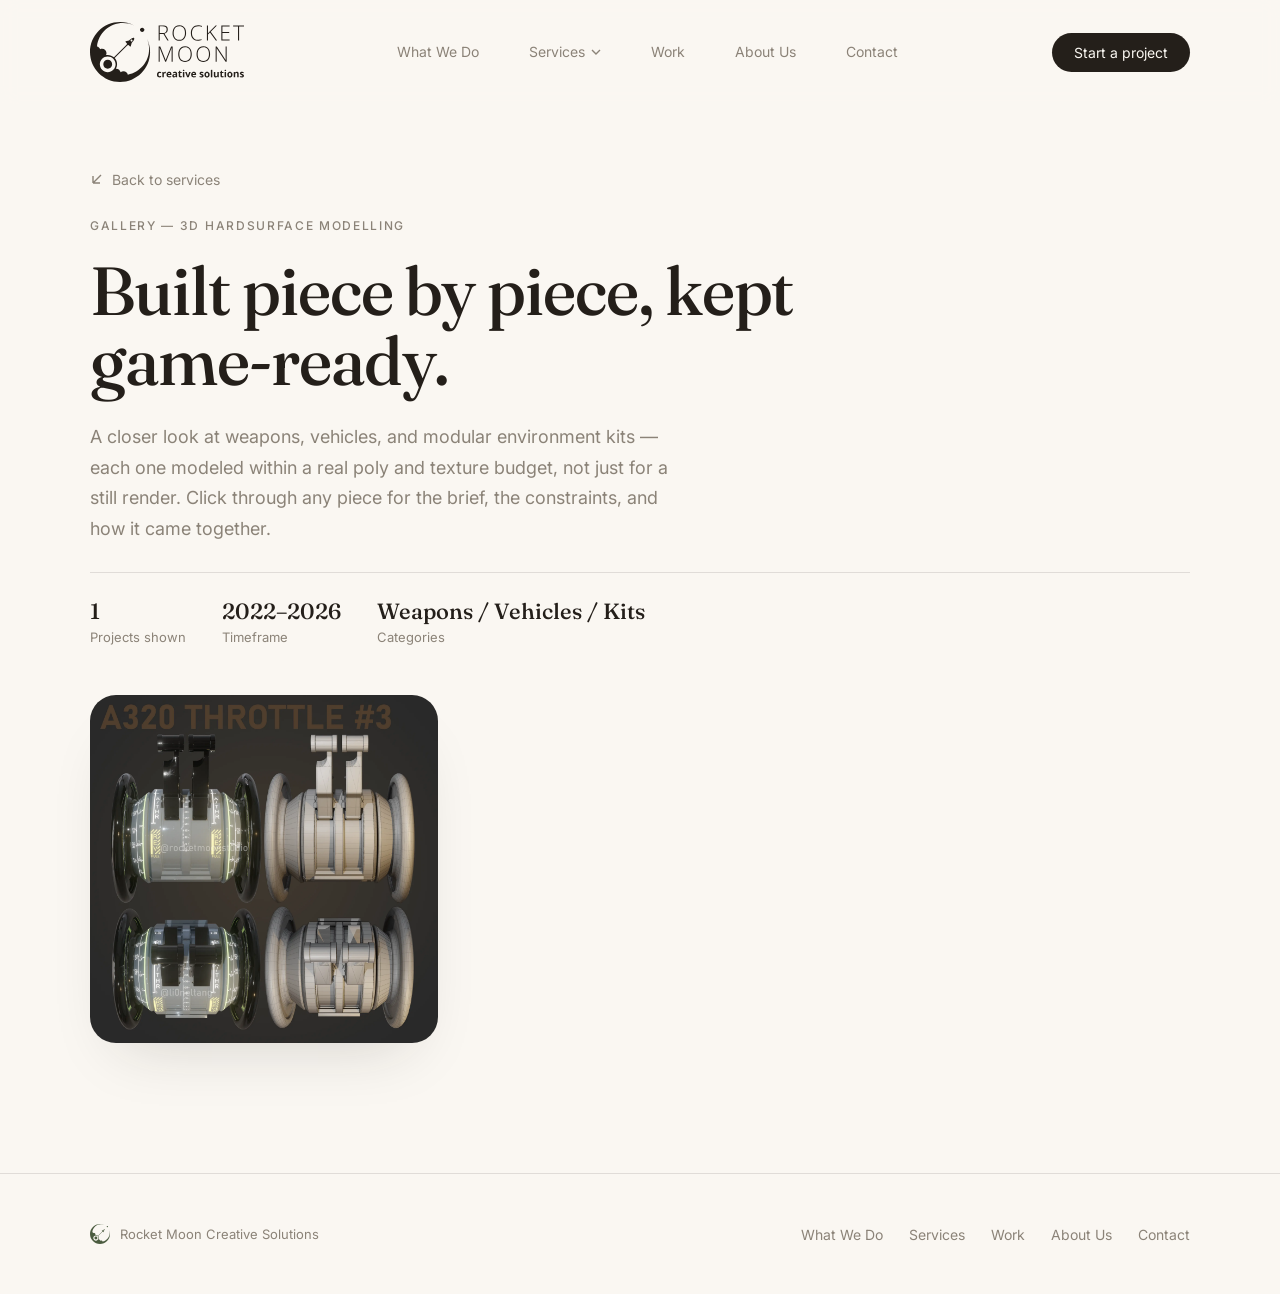
<file: gallery-hardsurface.html>
<!DOCTYPE html>
<html lang="en">
<head>
<meta charset="UTF-8">
<meta name="viewport" content="width=device-width, initial-scale=1.0">
<title>3D Hardsurface Modelling — Gallery — Rocket Moon</title>
<meta name="description" content="Rocket Moon's 3D Hardsurface Modelling gallery — game-ready weapons, vehicles, and environment kits.">
<link rel="icon" type="image/svg+xml" href="images/icon/rocketmoon-icon.svg">
<link rel="preconnect" href="https://fonts.googleapis.com">
<link href="https://fonts.googleapis.com/css2?family=Fraunces:ital,opsz,wght@0,9..144,300;0,9..144,500;0,9..144,600;1,9..144,400;1,9..144,500&family=Inter:wght@400;500;600&display=swap" rel="stylesheet">
<link rel="stylesheet" href="css/gallery-lightbox.css">
<style>
  :root{
    --paper:#faf7f2;
    --paper-soft:#f2ede4;
    --ink:#241f1a;
    --ink-soft:#8b8378;
    --line:rgba(36,31,26,0.12);
    --accent:#4b5c40;
    --accent-soft:#e3e8dc;
    --header-h:104px;
    --card-shadow:0 30px 60px -30px rgba(36,31,26,0.18);
  }
  *{box-sizing:border-box;}
  html{scroll-behavior:smooth;}
  body{
    margin:0; background:var(--paper); color:var(--ink);
    font-family:'Inter', sans-serif; -webkit-font-smoothing:antialiased;
  }
  ::selection{background:var(--accent); color:var(--paper);}
  a{color:inherit;}
  .serif{font-family:'Fraunces', serif;}
  .serif-i{font-family:'Fraunces', serif; font-style:italic; font-weight:400;}
  a:focus-visible, button:focus-visible{ outline:2px solid var(--accent); outline-offset:3px; }
  .wrap{max-width:1180px; margin:0 auto; padding:0 40px;}
  .eyebrow{ font-size:12px; letter-spacing:0.14em; text-transform:uppercase; color:var(--ink-soft); font-weight:500;}

  .reveal{opacity:0; transform:translateY(18px); transition:opacity .8s ease, transform .8s ease;}
  .reveal.in{opacity:1; transform:translateY(0);}
  @media (prefers-reduced-motion: reduce){ .reveal{opacity:1; transform:none; transition:none;} }

  /* header (shared) */
  header{
    position:fixed; top:0; left:0; right:0; z-index:50;
    background:rgba(250,247,242,0.82); backdrop-filter:blur(8px);
  }
  .nav-row{ display:flex; align-items:center; justify-content:space-between; height:var(--header-h); }
  .brand{ font-family:'Fraunces', serif; font-size:20px; font-weight:500; letter-spacing:0.01em; text-decoration:none; color:var(--ink); display:inline-flex; align-items:center;}
  .brand-logo{ height:60px; width:auto; display:block; }
  .footer-brand{ display:flex; align-items:center; gap:10px; }
  .footer-icon{ height:20px; width:auto; display:block; }
  .footer-tagline{ font-size:13px; color:var(--ink-soft); }
  nav ul{list-style:none; display:flex; align-items:center; gap:10px; margin:0; padding:0;}
  nav li{ display:flex; align-items:center; }
  nav a{
    text-decoration:none; font-size:14px; color:var(--ink-soft); transition:color .2s, background .25s ease;
    display:inline-flex; align-items:center; gap:6px; line-height:1;
    position:relative; z-index:1; padding:13px 20px; border-radius:12px;
  }
  nav a:hover{color:var(--ink);}
  nav a::before{
    content:""; position:absolute; inset:0; border-radius:12px; background:var(--paper-soft);
    opacity:0; transform:scale(0.9); transition:opacity .25s ease, transform .25s ease; z-index:-1;
  }
  nav a:hover::before, nav a:focus-visible::before{ opacity:1; transform:scale(1); }
  .nav-cta{
    font-size:14px; background:var(--ink); color:var(--paper); text-decoration:none;
    padding:11px 22px; border-radius:100px; transition:background .2s;
  }
  .nav-cta:hover{background:var(--accent);}

  /* mega menu */
  nav li{position:relative;}
  .has-mega{cursor:pointer;}
  .has-mega svg{width:10px; height:10px; transition:transform .2s;}
  nav li:hover .has-mega svg, nav li:focus-within .has-mega svg{transform:rotate(180deg);}
  .mega-menu{
    position:fixed; left:0; right:0; top:var(--header-h);
    background:var(--paper); border-top:1px solid var(--line); border-bottom:1px solid var(--line);
    box-shadow:0 40px 60px -40px rgba(36,31,26,0.15);
    opacity:0; visibility:hidden; transform:translateY(-8px);
    transition:opacity .25s ease, transform .25s ease, visibility .25s;
    z-index:40;
  }
  nav li:hover .mega-menu, nav li:focus-within .mega-menu{
    opacity:1; visibility:visible; transform:translateY(0);
  }
  .mega-inner{
    max-width:1180px; margin:0 auto; padding:48px 40px;
    display:grid; grid-template-columns:repeat(4, 1fr); gap:36px;
  }
  .mega-item{ text-decoration:none; display:block; padding-right:20px;}
  .mega-item .mega-eyebrow{ font-size:11px; letter-spacing:0.1em; color:var(--ink-soft); text-transform:uppercase; margin-bottom:10px;}
  .mega-item h4{
    font-family:'Fraunces', serif; font-weight:500; font-size:21px; margin:0 0 10px; color:var(--ink);
    transition:color .2s;
  }
  .mega-item:hover h4{color:var(--accent);}
  .mega-item p{ font-size:13.5px; line-height:1.55; color:var(--ink-soft); margin:0 0 14px;}
  .mega-item .mega-arrow{ font-size:13px; color:var(--ink); border-bottom:1px solid var(--line);}
  .mega-item:hover .mega-arrow{border-color:var(--ink);}
  @media (max-width:900px){ .mega-menu{display:none;} }

  /* back link */
  .back-link{
    display:inline-flex; align-items:center; gap:8px; text-decoration:none; font-size:14px;
    color:var(--ink-soft); margin-bottom:30px; transition:color .2s, gap .2s;
  }
  .back-link:hover{ color:var(--ink); gap:12px; }
  .back-link svg{width:14px; height:14px;}

  /* gallery hero */
  .gallery-hero{ padding:170px 0 50px; }
  .gallery-hero .eyebrow{ margin-bottom:22px; }
  .gallery-hero h1{
    font-family:'Fraunces', serif; font-weight:500; font-size:clamp(38px,6vw,68px);
    line-height:1.04; letter-spacing:-0.015em; margin:0 0 26px; max-width:820px;
  }
  .gallery-hero p{
    font-size:18px; line-height:1.7; color:var(--ink-soft); max-width:600px; margin:0;
  }
  .gallery-meta{
    display:flex; gap:36px; margin-top:28px; flex-wrap:wrap; padding-top:24px; border-top:1px solid var(--line);
  }
  @media (max-width:900px){ .gallery-hero{ padding-bottom:36px; } .gallery-meta{ margin-top:22px; padding-top:20px; } }
  .gallery-meta div{ font-size:13px; color:var(--ink-soft);}
  .gallery-meta strong{ display:block; font-family:'Fraunces', serif; font-size:22px; font-weight:500; color:var(--ink); margin-bottom:4px;}

  /* thumbnail grid section spacing (grid + card styles live in gallery-lightbox.css) */
  .gallery-grid-section{ padding:0 0 130px; }

  footer{padding:50px 0; border-top:1px solid var(--line);}
  .footer-row{display:flex; justify-content:space-between; align-items:center; font-size:14px; color:var(--ink-soft); flex-wrap:wrap; gap:16px;}
  .footer-row a{text-decoration:none;}
  .footer-row a:hover{color:var(--ink);}
  .footer-links{display:flex; gap:26px;}

  @media (max-width:900px){
    nav ul{display:none;}
  }

  /* mobile nav */
  .mobile-nav-toggle{
    display:none; flex-direction:column; justify-content:center; align-items:flex-end; gap:5px;
    width:38px; height:38px; background:none; border:none; cursor:pointer; padding:0; z-index:60;
  }
  .mobile-nav-toggle span{ display:block; height:2px; background:var(--ink); transition:transform .25s ease, opacity .25s ease, width .25s ease; }
  .mobile-nav-toggle span:nth-child(1){width:26px;}
  .mobile-nav-toggle span:nth-child(2){width:20px;}
  .mobile-nav-toggle span:nth-child(3){width:26px;}
  .mobile-nav-toggle.open span{width:26px;}
  .mobile-nav-toggle.open span:nth-child(1){transform:translateY(7px) rotate(45deg);}
  .mobile-nav-toggle.open span:nth-child(2){opacity:0;}
  .mobile-nav-toggle.open span:nth-child(3){transform:translateY(-7px) rotate(-45deg);}
  .mobile-nav{
    position:fixed; top:var(--header-h); left:0; right:0; bottom:0; z-index:45;
    background:var(--paper); padding:10px 24px 40px; overflow-y:auto;
    display:flex; flex-direction:column;
    opacity:0; visibility:hidden; transform:translateY(-8px);
    transition:opacity .25s ease, transform .25s ease, visibility .25s;
  }
  .mobile-nav.open{ opacity:1; visibility:visible; transform:translateY(0); }
  .mobile-nav a{ text-decoration:none; color:var(--ink); font-size:17px; padding:16px 4px; border-bottom:1px solid var(--line); }
  .mobile-nav-subtoggle{
    all:unset; box-sizing:border-box; cursor:pointer; display:flex; justify-content:space-between; align-items:center;
    width:100%; font-size:17px; color:var(--ink); padding:16px 4px; border-bottom:1px solid var(--line);
  }
  .mobile-nav-subtoggle svg{ width:11px; height:11px; transition:transform .2s; flex:none; }
  .mobile-nav-subtoggle.open svg{ transform:rotate(180deg); }
  .mobile-nav-sub{ display:none; flex-direction:column; padding-left:14px; }
  .mobile-nav-sub.open{ display:flex; }
  .mobile-nav-sub a{ font-size:15px; color:var(--ink-soft); border-bottom:none; padding:12px 4px; }
  .mobile-nav .nav-cta{ margin-top:20px; text-align:center; justify-content:center; }
  body.nav-open{ overflow:hidden; }
  @media (max-width:900px){
    .mobile-nav-toggle{ display:flex; }
    .nav-cta{ display:none; }
  }
  @media (min-width:901px){
    .mobile-nav{ display:none !important; }
  }
  @media (max-width:600px){
    :root{ --header-h:84px; }
    .brand-logo{ height:44px; }
    .wrap{ padding:0 22px; }
  }

  .footer-top-btn{
    display:none; align-items:center; justify-content:center; width:38px; height:38px; border-radius:50%;
    border:1px solid var(--line); color:var(--ink); text-decoration:none; transition:background .2s, transform .2s;
    flex:none;
  }
  .footer-top-btn:hover{ background:var(--paper-soft); transform:translateY(-2px); }
  .footer-top-btn svg{ width:14px; height:14px; }
  @media (max-width:900px){
    .footer-links{ display:none; }
    .footer-top-btn{ display:flex; }
  }
</style>
</head>
<body>

<header>
  <div class="wrap nav-row">
    <a href="index.html" class="brand"><img src="images/logo/rocketmoon-logo.svg" alt="Rocket Moon" class="brand-logo"></a>
    <nav>
      <ul>
        <li><a href="index.html#about">What We Do</a></li>
        <li>
          <a href="index.html#services" class="has-mega">Services
            <svg viewBox="0 0 10 6" fill="none"><path d="M1 1L5 5L9 1" stroke="currentColor" stroke-width="1.4"/></svg>
          </a>
          <div class="mega-menu">
            <div class="mega-inner">
              <a href="gallery-event-design.html" class="mega-item">
                <div class="mega-eyebrow">Gallery</div>
                <h4>3D Event Design</h4>
                <p>Booths, arches, backdrops & stage structures.</p>
                <span class="mega-arrow">View gallery →</span>
              </a>
              <a href="gallery-hardsurface.html" class="mega-item">
                <div class="mega-eyebrow">Gallery</div>
                <h4>3D Hardsurface Modelling</h4>
                <p>Game-ready weapons, vehicles & environment kits.</p>
                <span class="mega-arrow">View gallery →</span>
              </a>
              <a href="gallery-motion-graphics.html" class="mega-item">
                <div class="mega-eyebrow">Gallery</div>
                <h4>Motion Graphics</h4>
                <p>Animated infographics, teasers & vector animation.</p>
                <span class="mega-arrow">View gallery →</span>
              </a>
              <a href="gallery-content-creation.html" class="mega-item">
                <div class="mega-eyebrow">Gallery</div>
                <h4>Content Creation</h4>
                <p>Brand, key art & social content.</p>
                <span class="mega-arrow">View gallery →</span>
              </a>
            </div>
          </div>
        </li>
        <li><a href="index.html#work">Work</a></li>
        <li><a href="about.html">About Us</a></li>
        <li><a href="index.html#contact">Contact</a></li>
      </ul>
    </nav>
    <a href="index.html#contact" class="nav-cta">Start a project</a>
    <button class="mobile-nav-toggle" id="mobileNavToggle" aria-label="Menu" aria-expanded="false">
      <span></span><span></span><span></span>
    </button>
  </div>
</header>

<div class="mobile-nav" id="mobileNav">
  <a href="index.html#about">What We Do</a>
  <button class="mobile-nav-subtoggle" aria-expanded="false">Services
    <svg viewBox="0 0 10 6" fill="none"><path d="M1 1L5 5L9 1" stroke="currentColor" stroke-width="1.4"/></svg>
  </button>
  <div class="mobile-nav-sub">
    <a href="gallery-event-design.html">3D Event Design</a>
    <a href="gallery-hardsurface.html">3D Hardsurface Modelling</a>
    <a href="gallery-motion-graphics.html">Motion Graphics</a>
    <a href="gallery-content-creation.html">Content Creation</a>
  </div>
  <a href="index.html#work">Work</a>
  <a href="about.html">About Us</a>
  <a href="index.html#contact">Contact</a>
  <a href="index.html#contact" class="nav-cta">Start a project</a>
</div>

<section class="gallery-hero">
  <div class="wrap reveal">
    <a href="index.html#services" class="back-link">
      <svg viewBox="0 0 14 14" fill="none"><path d="M11 3L3 11M3 11H10M3 11V4" stroke="currentColor" stroke-width="1.4"/></svg>
      Back to services
    </a>
    <div class="eyebrow">Gallery — 3D Hardsurface Modelling</div>
    <h1>Built piece by piece, kept game-ready.</h1>
    <p>A closer look at weapons, vehicles, and modular environment kits — each one modeled within a real poly and texture budget, not just for a still render. Click through any piece for the brief, the constraints, and how it came together.</p>
    <div class="gallery-meta">
      <div><strong id="metaCount">—</strong>Projects shown</div>
      <div><strong>2022–2026</strong>Timeframe</div>
      <div><strong>Weapons / Vehicles / Kits</strong>Categories</div>
    </div>
  </div>
</section>

<section class="gallery-grid-section">
  <div class="wrap">
    <div class="thumb-grid reveal" id="thumbGrid"></div>
  </div>
</section>

<footer>
  <div class="wrap footer-row">
    <div class="footer-brand">
      <img src="images/icon/rocketmoon-icon.svg" alt="" class="footer-icon">
      <span class="footer-tagline">Rocket Moon Creative Solutions</span>
    </div>
    <div class="footer-links">
      <a href="index.html#about">What We Do</a><a href="index.html#services">Services</a><a href="index.html#work">Work</a><a href="about.html">About Us</a><a href="index.html#contact">Contact</a>
    </div>
    <a href="#" class="footer-top-btn" aria-label="Back to top">
      <svg viewBox="0 0 14 14" fill="none"><path d="M7 11V3M7 3L3 7M7 3L11 7" stroke="currentColor" stroke-width="1.5" stroke-linecap="round" stroke-linejoin="round"/></svg>
    </a>
  </div>
</footer>

<script src="js/projects-data.js"></script>
<script src="js/gallery-lightbox.js"></script>
<script>
  const hardsurfaceProjects = projectsByCategory('3D Hardsurface Modelling');
  renderThumbGrid(document.getElementById('thumbGrid'), hardsurfaceProjects);
  document.getElementById('metaCount').textContent = hardsurfaceProjects.length;

  const io = new IntersectionObserver((entries) => {
    entries.forEach(e => { if(e.isIntersecting) e.target.classList.add('in'); });
  }, {threshold:0.1});
  document.querySelectorAll('.reveal').forEach(el => io.observe(el));

  // mobile nav
  (function(){
    const toggle = document.getElementById('mobileNavToggle');
    const panel = document.getElementById('mobileNav');
    if(!toggle || !panel) return;
    toggle.addEventListener('click', () => {
      const open = panel.classList.toggle('open');
      toggle.classList.toggle('open', open);
      toggle.setAttribute('aria-expanded', open ? 'true' : 'false');
      document.body.classList.toggle('nav-open', open);
    });
    panel.querySelectorAll('a').forEach(a => a.addEventListener('click', () => {
      panel.classList.remove('open'); toggle.classList.remove('open');
      toggle.setAttribute('aria-expanded', 'false'); document.body.classList.remove('nav-open');
    }));
    const subToggle = panel.querySelector('.mobile-nav-subtoggle');
    const sub = panel.querySelector('.mobile-nav-sub');
    if(subToggle && sub){
      subToggle.addEventListener('click', () => {
        const open = sub.classList.toggle('open');
        subToggle.classList.toggle('open', open);
        subToggle.setAttribute('aria-expanded', open ? 'true' : 'false');
      });
    }
  })();
</script>
</body>
</html>
</file>
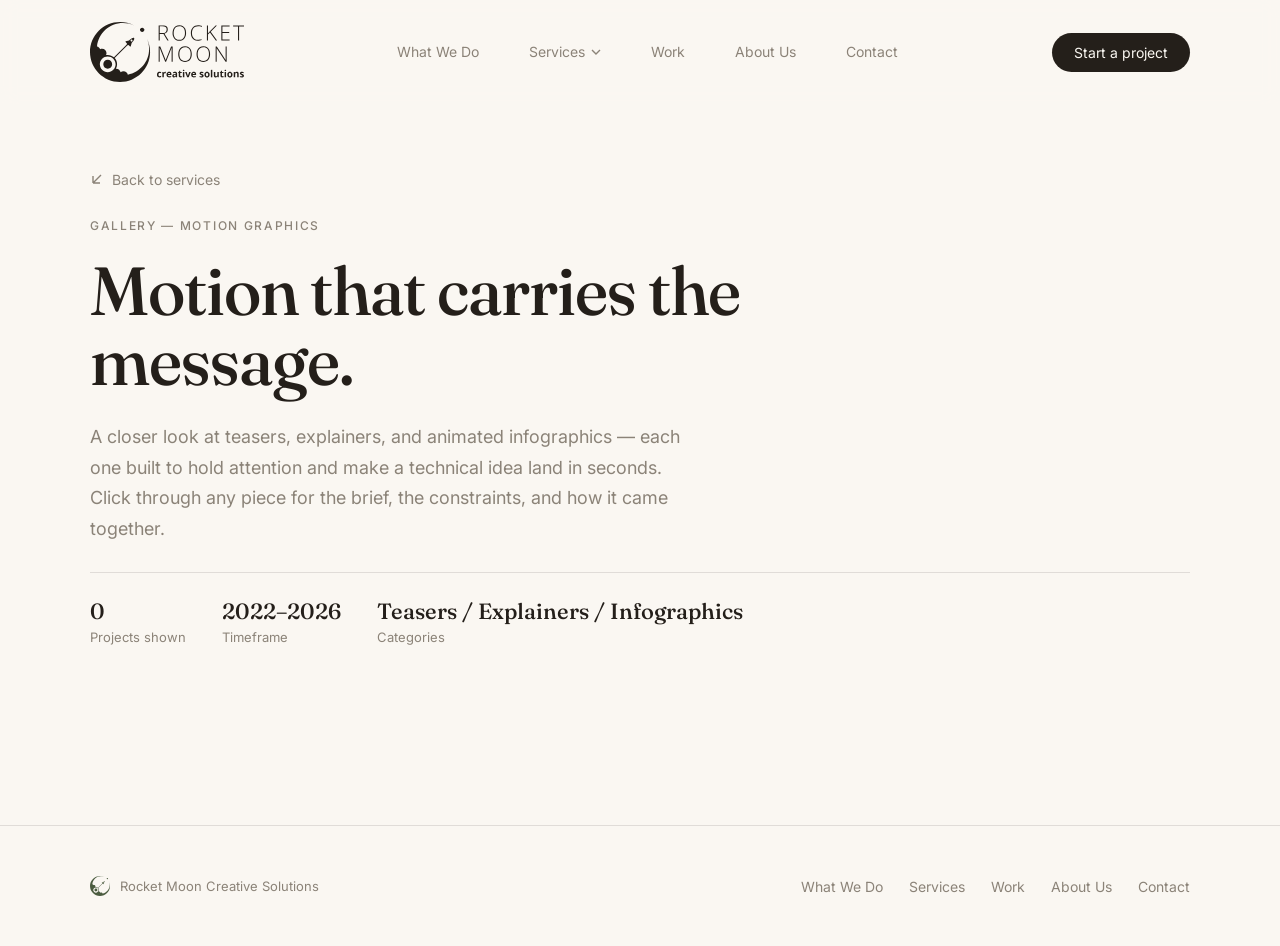
<file: gallery-motion-graphics.html>
<!DOCTYPE html>
<html lang="en">
<head>
<meta charset="UTF-8">
<meta name="viewport" content="width=device-width, initial-scale=1.0">
<title>Motion Graphics — Gallery — Rocket Moon</title>
<meta name="description" content="Rocket Moon's Motion Graphics gallery — animated infographics, teasers, and vector animation.">
<link rel="icon" type="image/svg+xml" href="images/icon/rocketmoon-icon.svg">
<link rel="preconnect" href="https://fonts.googleapis.com">
<link href="https://fonts.googleapis.com/css2?family=Fraunces:ital,opsz,wght@0,9..144,300;0,9..144,500;0,9..144,600;1,9..144,400;1,9..144,500&family=Inter:wght@400;500;600&display=swap" rel="stylesheet">
<link rel="stylesheet" href="css/gallery-lightbox.css">
<style>
  :root{
    --paper:#faf7f2;
    --paper-soft:#f2ede4;
    --ink:#241f1a;
    --ink-soft:#8b8378;
    --line:rgba(36,31,26,0.12);
    --accent:#4b5c40;
    --accent-soft:#e3e8dc;
    --header-h:104px;
    --card-shadow:0 30px 60px -30px rgba(36,31,26,0.18);
  }
  *{box-sizing:border-box;}
  html{scroll-behavior:smooth;}
  body{
    margin:0; background:var(--paper); color:var(--ink);
    font-family:'Inter', sans-serif; -webkit-font-smoothing:antialiased;
  }
  ::selection{background:var(--accent); color:var(--paper);}
  a{color:inherit;}
  .serif{font-family:'Fraunces', serif;}
  .serif-i{font-family:'Fraunces', serif; font-style:italic; font-weight:400;}
  a:focus-visible, button:focus-visible{ outline:2px solid var(--accent); outline-offset:3px; }
  .wrap{max-width:1180px; margin:0 auto; padding:0 40px;}
  .eyebrow{ font-size:12px; letter-spacing:0.14em; text-transform:uppercase; color:var(--ink-soft); font-weight:500;}

  .reveal{opacity:0; transform:translateY(18px); transition:opacity .8s ease, transform .8s ease;}
  .reveal.in{opacity:1; transform:translateY(0);}
  @media (prefers-reduced-motion: reduce){ .reveal{opacity:1; transform:none; transition:none;} }

  /* header (shared) */
  header{
    position:fixed; top:0; left:0; right:0; z-index:50;
    background:rgba(250,247,242,0.82); backdrop-filter:blur(8px);
  }
  .nav-row{ display:flex; align-items:center; justify-content:space-between; height:var(--header-h); }
  .brand{ font-family:'Fraunces', serif; font-size:20px; font-weight:500; letter-spacing:0.01em; text-decoration:none; color:var(--ink); display:inline-flex; align-items:center;}
  .brand-logo{ height:60px; width:auto; display:block; }
  .footer-brand{ display:flex; align-items:center; gap:10px; }
  .footer-icon{ height:20px; width:auto; display:block; }
  .footer-tagline{ font-size:13px; color:var(--ink-soft); }
  nav ul{list-style:none; display:flex; align-items:center; gap:10px; margin:0; padding:0;}
  nav li{ display:flex; align-items:center; }
  nav a{
    text-decoration:none; font-size:14px; color:var(--ink-soft); transition:color .2s, background .25s ease;
    display:inline-flex; align-items:center; gap:6px; line-height:1;
    position:relative; z-index:1; padding:13px 20px; border-radius:12px;
  }
  nav a:hover{color:var(--ink);}
  nav a::before{
    content:""; position:absolute; inset:0; border-radius:12px; background:var(--paper-soft);
    opacity:0; transform:scale(0.9); transition:opacity .25s ease, transform .25s ease; z-index:-1;
  }
  nav a:hover::before, nav a:focus-visible::before{ opacity:1; transform:scale(1); }
  .nav-cta{
    font-size:14px; background:var(--ink); color:var(--paper); text-decoration:none;
    padding:11px 22px; border-radius:100px; transition:background .2s;
  }
  .nav-cta:hover{background:var(--accent);}

  /* mega menu */
  nav li{position:relative;}
  .has-mega{cursor:pointer;}
  .has-mega svg{width:10px; height:10px; transition:transform .2s;}
  nav li:hover .has-mega svg, nav li:focus-within .has-mega svg{transform:rotate(180deg);}
  .mega-menu{
    position:fixed; left:0; right:0; top:var(--header-h);
    background:var(--paper); border-top:1px solid var(--line); border-bottom:1px solid var(--line);
    box-shadow:0 40px 60px -40px rgba(36,31,26,0.15);
    opacity:0; visibility:hidden; transform:translateY(-8px);
    transition:opacity .25s ease, transform .25s ease, visibility .25s;
    z-index:40;
  }
  nav li:hover .mega-menu, nav li:focus-within .mega-menu{
    opacity:1; visibility:visible; transform:translateY(0);
  }
  .mega-inner{
    max-width:1180px; margin:0 auto; padding:48px 40px;
    display:grid; grid-template-columns:repeat(4, 1fr); gap:36px;
  }
  .mega-item{ text-decoration:none; display:block; padding-right:20px;}
  .mega-item .mega-eyebrow{ font-size:11px; letter-spacing:0.1em; color:var(--ink-soft); text-transform:uppercase; margin-bottom:10px;}
  .mega-item h4{
    font-family:'Fraunces', serif; font-weight:500; font-size:21px; margin:0 0 10px; color:var(--ink);
    transition:color .2s;
  }
  .mega-item:hover h4{color:var(--accent);}
  .mega-item p{ font-size:13.5px; line-height:1.55; color:var(--ink-soft); margin:0 0 14px;}
  .mega-item .mega-arrow{ font-size:13px; color:var(--ink); border-bottom:1px solid var(--line);}
  .mega-item:hover .mega-arrow{border-color:var(--ink);}
  @media (max-width:900px){ .mega-menu{display:none;} }

  /* back link */
  .back-link{
    display:inline-flex; align-items:center; gap:8px; text-decoration:none; font-size:14px;
    color:var(--ink-soft); margin-bottom:30px; transition:color .2s, gap .2s;
  }
  .back-link:hover{ color:var(--ink); gap:12px; }
  .back-link svg{width:14px; height:14px;}

  /* gallery hero */
  .gallery-hero{ padding:170px 0 50px; }
  .gallery-hero .eyebrow{ margin-bottom:22px; }
  .gallery-hero h1{
    font-family:'Fraunces', serif; font-weight:500; font-size:clamp(38px,6vw,68px);
    line-height:1.04; letter-spacing:-0.015em; margin:0 0 26px; max-width:820px;
  }
  .gallery-hero p{
    font-size:18px; line-height:1.7; color:var(--ink-soft); max-width:600px; margin:0;
  }
  .gallery-meta{
    display:flex; gap:36px; margin-top:28px; flex-wrap:wrap; padding-top:24px; border-top:1px solid var(--line);
  }
  @media (max-width:900px){ .gallery-hero{ padding-bottom:36px; } .gallery-meta{ margin-top:22px; padding-top:20px; } }
  .gallery-meta div{ font-size:13px; color:var(--ink-soft);}
  .gallery-meta strong{ display:block; font-family:'Fraunces', serif; font-size:22px; font-weight:500; color:var(--ink); margin-bottom:4px;}

  /* thumbnail grid section spacing (grid + card styles live in gallery-lightbox.css) */
  .gallery-grid-section{ padding:0 0 130px; }

  footer{padding:50px 0; border-top:1px solid var(--line);}
  .footer-row{display:flex; justify-content:space-between; align-items:center; font-size:14px; color:var(--ink-soft); flex-wrap:wrap; gap:16px;}
  .footer-row a{text-decoration:none;}
  .footer-row a:hover{color:var(--ink);}
  .footer-links{display:flex; gap:26px;}

  @media (max-width:900px){
    nav ul{display:none;}
  }

  /* mobile nav */
  .mobile-nav-toggle{
    display:none; flex-direction:column; justify-content:center; align-items:flex-end; gap:5px;
    width:38px; height:38px; background:none; border:none; cursor:pointer; padding:0; z-index:60;
  }
  .mobile-nav-toggle span{ display:block; height:2px; background:var(--ink); transition:transform .25s ease, opacity .25s ease, width .25s ease; }
  .mobile-nav-toggle span:nth-child(1){width:26px;}
  .mobile-nav-toggle span:nth-child(2){width:20px;}
  .mobile-nav-toggle span:nth-child(3){width:26px;}
  .mobile-nav-toggle.open span{width:26px;}
  .mobile-nav-toggle.open span:nth-child(1){transform:translateY(7px) rotate(45deg);}
  .mobile-nav-toggle.open span:nth-child(2){opacity:0;}
  .mobile-nav-toggle.open span:nth-child(3){transform:translateY(-7px) rotate(-45deg);}
  .mobile-nav{
    position:fixed; top:var(--header-h); left:0; right:0; bottom:0; z-index:45;
    background:var(--paper); padding:10px 24px 40px; overflow-y:auto;
    display:flex; flex-direction:column;
    opacity:0; visibility:hidden; transform:translateY(-8px);
    transition:opacity .25s ease, transform .25s ease, visibility .25s;
  }
  .mobile-nav.open{ opacity:1; visibility:visible; transform:translateY(0); }
  .mobile-nav a{ text-decoration:none; color:var(--ink); font-size:17px; padding:16px 4px; border-bottom:1px solid var(--line); }
  .mobile-nav-subtoggle{
    all:unset; box-sizing:border-box; cursor:pointer; display:flex; justify-content:space-between; align-items:center;
    width:100%; font-size:17px; color:var(--ink); padding:16px 4px; border-bottom:1px solid var(--line);
  }
  .mobile-nav-subtoggle svg{ width:11px; height:11px; transition:transform .2s; flex:none; }
  .mobile-nav-subtoggle.open svg{ transform:rotate(180deg); }
  .mobile-nav-sub{ display:none; flex-direction:column; padding-left:14px; }
  .mobile-nav-sub.open{ display:flex; }
  .mobile-nav-sub a{ font-size:15px; color:var(--ink-soft); border-bottom:none; padding:12px 4px; }
  .mobile-nav .nav-cta{ margin-top:20px; text-align:center; justify-content:center; }
  body.nav-open{ overflow:hidden; }
  @media (max-width:900px){
    .mobile-nav-toggle{ display:flex; }
    .nav-cta{ display:none; }
  }
  @media (min-width:901px){
    .mobile-nav{ display:none !important; }
  }
  @media (max-width:600px){
    :root{ --header-h:84px; }
    .brand-logo{ height:44px; }
    .wrap{ padding:0 22px; }
  }

  .footer-top-btn{
    display:none; align-items:center; justify-content:center; width:38px; height:38px; border-radius:50%;
    border:1px solid var(--line); color:var(--ink); text-decoration:none; transition:background .2s, transform .2s;
    flex:none;
  }
  .footer-top-btn:hover{ background:var(--paper-soft); transform:translateY(-2px); }
  .footer-top-btn svg{ width:14px; height:14px; }
  @media (max-width:900px){
    .footer-links{ display:none; }
    .footer-top-btn{ display:flex; }
  }
</style>
</head>
<body>

<header>
  <div class="wrap nav-row">
    <a href="index.html" class="brand"><img src="images/logo/rocketmoon-logo.svg" alt="Rocket Moon" class="brand-logo"></a>
    <nav>
      <ul>
        <li><a href="index.html#about">What We Do</a></li>
        <li>
          <a href="index.html#services" class="has-mega">Services
            <svg viewBox="0 0 10 6" fill="none"><path d="M1 1L5 5L9 1" stroke="currentColor" stroke-width="1.4"/></svg>
          </a>
          <div class="mega-menu">
            <div class="mega-inner">
              <a href="gallery-event-design.html" class="mega-item">
                <div class="mega-eyebrow">Gallery</div>
                <h4>3D Event Design</h4>
                <p>Booths, arches, backdrops & stage structures.</p>
                <span class="mega-arrow">View gallery →</span>
              </a>
              <a href="gallery-hardsurface.html" class="mega-item">
                <div class="mega-eyebrow">Gallery</div>
                <h4>3D Hardsurface Modelling</h4>
                <p>Game-ready weapons, vehicles & environment kits.</p>
                <span class="mega-arrow">View gallery →</span>
              </a>
              <a href="gallery-motion-graphics.html" class="mega-item">
                <div class="mega-eyebrow">Gallery</div>
                <h4>Motion Graphics</h4>
                <p>Animated infographics, teasers & vector animation.</p>
                <span class="mega-arrow">View gallery →</span>
              </a>
              <a href="gallery-content-creation.html" class="mega-item">
                <div class="mega-eyebrow">Gallery</div>
                <h4>Content Creation</h4>
                <p>Brand, key art & social content.</p>
                <span class="mega-arrow">View gallery →</span>
              </a>
            </div>
          </div>
        </li>
        <li><a href="index.html#work">Work</a></li>
        <li><a href="about.html">About Us</a></li>
        <li><a href="index.html#contact">Contact</a></li>
      </ul>
    </nav>
    <a href="index.html#contact" class="nav-cta">Start a project</a>
    <button class="mobile-nav-toggle" id="mobileNavToggle" aria-label="Menu" aria-expanded="false">
      <span></span><span></span><span></span>
    </button>
  </div>
</header>

<div class="mobile-nav" id="mobileNav">
  <a href="index.html#about">What We Do</a>
  <button class="mobile-nav-subtoggle" aria-expanded="false">Services
    <svg viewBox="0 0 10 6" fill="none"><path d="M1 1L5 5L9 1" stroke="currentColor" stroke-width="1.4"/></svg>
  </button>
  <div class="mobile-nav-sub">
    <a href="gallery-event-design.html">3D Event Design</a>
    <a href="gallery-hardsurface.html">3D Hardsurface Modelling</a>
    <a href="gallery-motion-graphics.html">Motion Graphics</a>
    <a href="gallery-content-creation.html">Content Creation</a>
  </div>
  <a href="index.html#work">Work</a>
  <a href="about.html">About Us</a>
  <a href="index.html#contact">Contact</a>
  <a href="index.html#contact" class="nav-cta">Start a project</a>
</div>

<section class="gallery-hero">
  <div class="wrap reveal">
    <a href="index.html#services" class="back-link">
      <svg viewBox="0 0 14 14" fill="none"><path d="M11 3L3 11M3 11H10M3 11V4" stroke="currentColor" stroke-width="1.4"/></svg>
      Back to services
    </a>
    <div class="eyebrow">Gallery — Motion Graphics</div>
    <h1>Motion that carries the message.</h1>
    <p>A closer look at teasers, explainers, and animated infographics — each one built to hold attention and make a technical idea land in seconds. Click through any piece for the brief, the constraints, and how it came together.</p>
    <div class="gallery-meta">
      <div><strong id="metaCount">—</strong>Projects shown</div>
      <div><strong>2022–2026</strong>Timeframe</div>
      <div><strong>Teasers / Explainers / Infographics</strong>Categories</div>
    </div>
  </div>
</section>

<section class="gallery-grid-section">
  <div class="wrap">
    <div class="thumb-grid reveal" id="thumbGrid"></div>
  </div>
</section>

<footer>
  <div class="wrap footer-row">
    <div class="footer-brand">
      <img src="images/icon/rocketmoon-icon.svg" alt="" class="footer-icon">
      <span class="footer-tagline">Rocket Moon Creative Solutions</span>
    </div>
    <div class="footer-links">
      <a href="index.html#about">What We Do</a><a href="index.html#services">Services</a><a href="index.html#work">Work</a><a href="about.html">About Us</a><a href="index.html#contact">Contact</a>
    </div>
    <a href="#" class="footer-top-btn" aria-label="Back to top">
      <svg viewBox="0 0 14 14" fill="none"><path d="M7 11V3M7 3L3 7M7 3L11 7" stroke="currentColor" stroke-width="1.5" stroke-linecap="round" stroke-linejoin="round"/></svg>
    </a>
  </div>
</footer>

<script src="js/projects-data.js"></script>
<script src="js/gallery-lightbox.js"></script>
<script>
  const motionGraphicsProjects = projectsByCategory('Motion Graphics');
  renderThumbGrid(document.getElementById('thumbGrid'), motionGraphicsProjects);
  document.getElementById('metaCount').textContent = motionGraphicsProjects.length;

  const io = new IntersectionObserver((entries) => {
    entries.forEach(e => { if(e.isIntersecting) e.target.classList.add('in'); });
  }, {threshold:0.1});
  document.querySelectorAll('.reveal').forEach(el => io.observe(el));

  // mobile nav
  (function(){
    const toggle = document.getElementById('mobileNavToggle');
    const panel = document.getElementById('mobileNav');
    if(!toggle || !panel) return;
    toggle.addEventListener('click', () => {
      const open = panel.classList.toggle('open');
      toggle.classList.toggle('open', open);
      toggle.setAttribute('aria-expanded', open ? 'true' : 'false');
      document.body.classList.toggle('nav-open', open);
    });
    panel.querySelectorAll('a').forEach(a => a.addEventListener('click', () => {
      panel.classList.remove('open'); toggle.classList.remove('open');
      toggle.setAttribute('aria-expanded', 'false'); document.body.classList.remove('nav-open');
    }));
    const subToggle = panel.querySelector('.mobile-nav-subtoggle');
    const sub = panel.querySelector('.mobile-nav-sub');
    if(subToggle && sub){
      subToggle.addEventListener('click', () => {
        const open = sub.classList.toggle('open');
        subToggle.classList.toggle('open', open);
        subToggle.setAttribute('aria-expanded', open ? 'true' : 'false');
      });
    }
  })();
</script>
</body>
</html>
</file>
